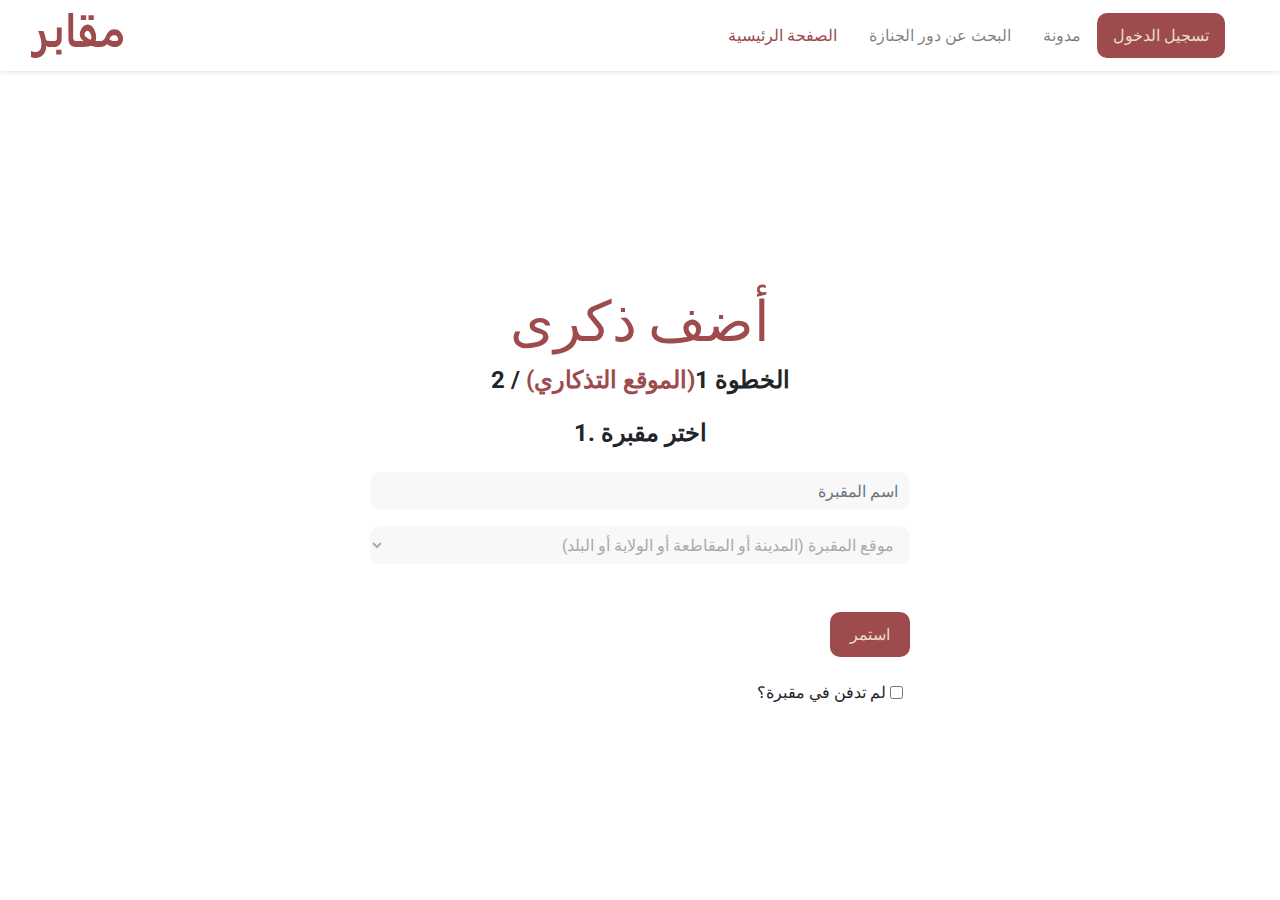
<file: addMemorial.html>
<!DOCTYPE html>
<html lang="en">
<head>
    <meta charset="utf-8">
    <meta http-equiv="X-UA-Compatible" content="IE=edge">
    <meta name="viewport" content="width=device-width, initial-scale=1">
    <title>add Memorial</title>
    <link rel="stylesheet" href="https://cdnjs.cloudflare.com/ajax/libs/font-awesome/5.15.1/css/all.min.css"
          integrity="sha512-+4zCK9k+qNFUR5X+cKL9EIR+ZOhtIloNl9GIKS57V1MyNsYpYcUrUeQc9vNfzsWfV28IaLL3i96P9sdNyeRssA==" crossorigin="anonymous" />
    <link rel="preconnect" href="https://fonts.gstatic.com">
    <link href="https://fonts.googleapis.com/css2?family=Roboto:wght@100;300;400;500;700;900&display=swap" rel="stylesheet">
    <link rel="stylesheet" href="css/owl-carousel-min.css">
    <link rel="stylesheet" href="css/owl.theme.default.min.css">
    <link rel="stylesheet" href="css/bootstrap/bootstrap.min.css">
    <link rel="stylesheet" href="css/style.css">
    <link rel="stylesheet" href="css/responsive.css">
</head>
<body>
<header class="header-bg">
    <div class="container container-1360">
        <nav class="navbar navbar-expand-lg navbar-light ">
            <a class="navbar-brand mr-2 mr-xl-5 header-logo" href="index.html" >
                <img src="images/logo.svg" alt="">
            </a>
            <button class="navbar-toggler" type="button" data-toggle="collapse" data-target="#navbarSupportedContent" aria-controls="navbarSupportedContent" aria-expanded="false" aria-label="Toggle navigation">
                <span class="navbar-toggler-icon"></span>
            </button>

            <div class="collapse navbar-collapse" id="navbarSupportedContent">
                <div class="d-flex ml-auto">
                    <ul class="navbar-nav mr-auto">
                        <li class="nav-item mx-2 active">
                            <a class="nav-link" href="index.html">الصفحة الرئيسية <span class="sr-only">(current)</span></a>
                        </li>
                        <li class="nav-item mx-2">
                            <a class="nav-link" href="findFuneralHome.html">البحث عن دور الجنازة</a>
                        </li>
                        <li class="nav-item mx-2">
                            <a class="nav-link" href="blog.html">مدونة</a>
                        </li>
                    </ul>
                    <ul class="navbar-nav align-items-lg-center pl-2 pl-lg-0 flex-wrap">
                        <li class="nav-item mr-2 mr-xl-4">
                            <a href="login.html" class="open-login btn-red" type="button">تسجيل الدخول</a>
                        </li>
                    </ul>
                </div>
            </div>
        </nav>
    </div>
</header>
<main class="d-flex justify-content-center align-items-center" style="min-height: calc(100vh - 71px);">
    <div class="container mt-5">
        <form action="#" class="log-reg-form">
            <div class="step ">
                <div class="row">
                    <div class="col-12 offset-md-3 col-md-6 text-right">
                        <h3 class="title-h3 text-center">أضف ذكرى</h3>
                        <div class="fs-24-rob text-center mb-4">الخطوة 1<span class="color-red">(الموقع التذكاري)</span> / 2</div>
                        <div class="text-center fs-24-rob my-4">1. اختر مقبرة</div>
                        <div class="form-group">
                            <input type="text" class="form-control" id="name" aria-describedby="name" placeholder="اسم المقبرة">
                        </div>
                        <div class="form-group">
                            <select dir="rtl" class="form-control" id="Select1">
                                <option selected disabled>موقع المقبرة (المدينة أو المقاطعة أو الولاية أو البلد)</option>
                                <option>1</option>
                                <option>2</option>
                                <option>3</option>
                                <option>4</option>
                                <option>5</option>
                            </select>
                        </div>
                        <button class="btn-red ml-auto mt-5 go-step2">استمر</button>
                        <div class="text-right mt-4">
                            <div class="form-group form-check">
                                <label class="form-check-label pr-4" for="exampleCheck1">لم تدفن في مقبرة؟</label>
                                <input type="checkbox" class="form-check-input" id="exampleCheck1">
                            </div>
                        </div>
                    </div>
                </div>
            </div>
            <div class="step d-none">
                <h3 class="title-h3 text-center">أضف ذكرى</h3>
                <div class="fs-24-rob text-center mb-4">الخطوة 1 (الموقع التذكاري) / <span class="color-red">2</span></div>
                <div class="text-center fs-24-rob my-4">2. أدخل تفاصيل الذكرى</div>
                <div class="row mb-4">
                    <div class="offset-2 col-4">
                        <div class="form-group">
                            <input type="text" class="form-control" id="MiddleName" aria-describedby="name" placeholder="الاسم قبل الزواج">
                        </div>
                        <div class="form-group">
                            <input type="text" class="form-control" id="MaidenName" aria-describedby="name" placeholder="الاسم الوسطى">
                        </div>
                    </div>
                    <div class="col-4">
                        <div class="form-group">
                            <input type="text" class="form-control" id="FirstName" aria-describedby="name" placeholder="الاسم الاول">
                        </div>
                        <div class="form-group">
                            <input type="text" class="form-control" id="Nickname" aria-describedby="name" placeholder="كنية">
                        </div>
                        <div class="form-group">
                            <input type="text" class="form-control" id="LastName" aria-describedby="name" placeholder="الكنية">
                        </div>
                    </div>
                </div>
                <div class="row mb-4">
                    <div class="offset-2 col-8">
                        <div class="d-flex align-items-center mb-3" dir="rtl">
                            <div class="col-1">  جنس</div>
                            <div class="form-check" style="margin-right: 40px">
                                <input class="" type="radio" name="exampleRadios" id="exampleRadios1" value="option1" checked>
                                <label class="form-check-label" for="exampleRadios1">
                                    الذكر
                                </label>
                            </div>
                            <div class="form-check" style="margin-right: 40px">
                                <input class="" type="radio" name="exampleRadios" id="exampleRadios2" value="option2">
                                <label class="form-check-label" for="exampleRadios2">
                                    أنثى
                                </label>
                            </div>
                        </div>
                        <div class="d-flex align-items-center mb-3" dir="rtl">
                            <div class="col-1">ولادة</div>
                            <div class="form-group">
                                <div class="date-picker form-inline">
                                    <input type="date" class="date-picker--date d-none" min="1900-12-31" max="2017-12-31" />
                                    <div class="form-group">
                                        <input id="Birth-day" class="date-picker--day date-input" type="number" min="1" max="31" placeholder="يوم" maxlength="2" />
                                    </div>
                                    <div class="form-group">
                                        <input id="Birth-month" class="date-picker--month date-input" type="number" min="1" max="12" placeholder="شهر" maxlength="2" />
                                    </div>
                                    <div class="form-group">
                                        <input id="Birth-year" class="date-picker--year date-input" type="number" placeholder="سنة" maxlength="4" />
                                    </div>
                                    <div class="form-group">
                                        <input id="Birth-location" class="date-input w-200" type="text" placeholder="الموقع" />
                                    </div>
                                </div>
                            </div>
                        </div>
                        <div class="d-flex align-items-center mb-3" dir="rtl">
                            <div class="col-1">الموت</div>
                            <div class="form-group">
                                <div class="date-picker form-inline">
                                    <input type="date" class="date-picker--date d-none" min="1900-12-31" max="2017-12-31" />
                                    <div class="form-group">
                                        <input id="Death-day" class="date-picker--day date-input" type="number" min="1" max="31" placeholder="يوم" maxlength="2" />
                                    </div>
                                    <div class="form-group">
                                        <input id="Death-month" class="date-picker--month date-input" type="number" min="1" max="12" placeholder="شهر" maxlength="2" />
                                    </div>
                                    <div class="form-group">
                                        <input id="Death-year" class="date-picker--year date-input" type="number" placeholder="سنة" maxlength="4" />
                                    </div>
                                    <div class="form-group">
                                        <input id="Death-location" class="date-input w-200" type="text" placeholder="الموقع" />
                                    </div>
                                </div>
                            </div>
                        </div>
                    </div>
                </div>
                <div class="row mb-4">
                    <div class="offset-2 col-8">
                        <textarea name="textarea"  style="resize: none"  class="form-control text-right" rows="6" placeholder="المعلومات الحيوية"></textarea>
                    </div>
                </div>
                <div class="row mb-4">
                    <div class="offset-2 col-8">
                        <h4 class="text-right fs-16-rob">معلومات الدفن</h4>
                        <div class="form-group">
                            <input type="text"  class="form-control" placeholder="عدد مؤامرة">
                        </div>
                        <div class="form-group d-flex" dir="rtl">
                            <input type="text"  class="form-control ml-4" placeholder="تنسيق الدفن (خط العرض)">
                            <input type="text"  class="form-control ml-4" placeholder="تنسيق الدفن (خط العرض)">
                            <button type="button" class="btn-red ml-4 w-50">دبوس على الخريطة</button>
                        </div>
                        <div class="form-group">
                            <textarea name="text"  style="resize: none"  class="form-control text-right"  rows="4" placeholder="أدخل النقش هنا. قم فقط بتضمين ما هو على علامة القبر. (اختياري)"></textarea>
                        </div>
                        <div class="form-group">
                            <textarea name="text"  style="resize: none"  class="form-control text-right"  rows="4" placeholder="ملاحظة قصيرة عن حالة القبر. (اختياري)"></textarea>
                        </div>
                        <button class="btn-red my-3 ml-auto">أضف النصب التذكاري</button>
                    </div>
                </div>
            </div>
        </form>
    </div>
</main>

<script src="https://ajax.googleapis.com/ajax/libs/jquery/1.12.4/jquery.min.js"></script>
<script src="js/jquery.js"></script>
<script src="js/bootstrap/bootstrap.min.js"></script>
<script src="js/owl.carousel.min.js"></script>
<script src="js/script.js"></script>
<script>
    $('.go-step2').click(function () {
        $(".step").toggleClass("d-none");
    })
    $( document ).ready(function() {
        $('.date-picker').on('keydown', 'input[type="number"]', function (e) {
            -1 !== $.inArray(e.keyCode, [46, 8, 9, 27, 13, 110, 190]) || (/65|67|86|88/.test(e.keyCode) && (e.ctrlKey === true || e.metaKey === true)) && (!0 === e.ctrlKey || !0 === e.metaKey) || 35 <= e.keyCode && 40 >= e.keyCode || (e.shiftKey || 48 > e.keyCode || 57 < e.keyCode) && (96 > e.keyCode || 105 < e.keyCode) && e.preventDefault()
        });
        $('.date-picker').on('change', function () {
            var currentInput = $(this);
            var day = currentInput.find('.date-picker--day').val();
            var month = currentInput.find('.date-picker--month').val();
            var year = currentInput.find('.date-picker--year').val();
            var invisibleDateInput = currentInput.find('.date-picker--date');
            var invisibleDateInputMin = invisibleDateInput.attr('min');
            var invisibleDateInputMax = invisibleDateInput.attr('max');

            // correct format for date input
            if (month.length < 2) {
                month = "0" + month
            };
            if (day.length < 2) {
                day = "0" + day;
            }

            ////Needed if no min or max
            switch (year.length) {
                case 1:
                    year = "000" + year;
                    break;
                case 2:
                    year = "00" + year;
                    break;
                case 3:
                    year = "0" + year;
                    break;
            }

            var theDate = year + "-" + month + "-" + day;

            invisibleDateInput.attr('value', theDate);

            if (invisibleDateInput.attr('value') !== theDate) {
                if (!day.length === 0 && !month.length === 0 && !year.length === 0) {
                    currentInput.closest('.form-group').addClass('error');
                }
                currentInput.closest('.form-group').addClass('error');
            }
            else {
                currentInput.closest('.form-group').removeClass('error');
                if (typeof invisibleDateInputMin !== typeof undefined && invisibleDateInputMin !== false) {
                    if (invisibleDateInputMin > theDate) {
                        currentInput.closest('.form-group').addClass('error');
                    }
                }

                if (typeof invisibleDateInputMax !== typeof undefined && invisibleDateInputMax !== false) {
                    if (invisibleDateInputMax < theDate) {
                        currentInput.closest('.form-group').addClass('error');
                    }
                }
            }
        });
    });
</script>
</body>
</html>
</file>
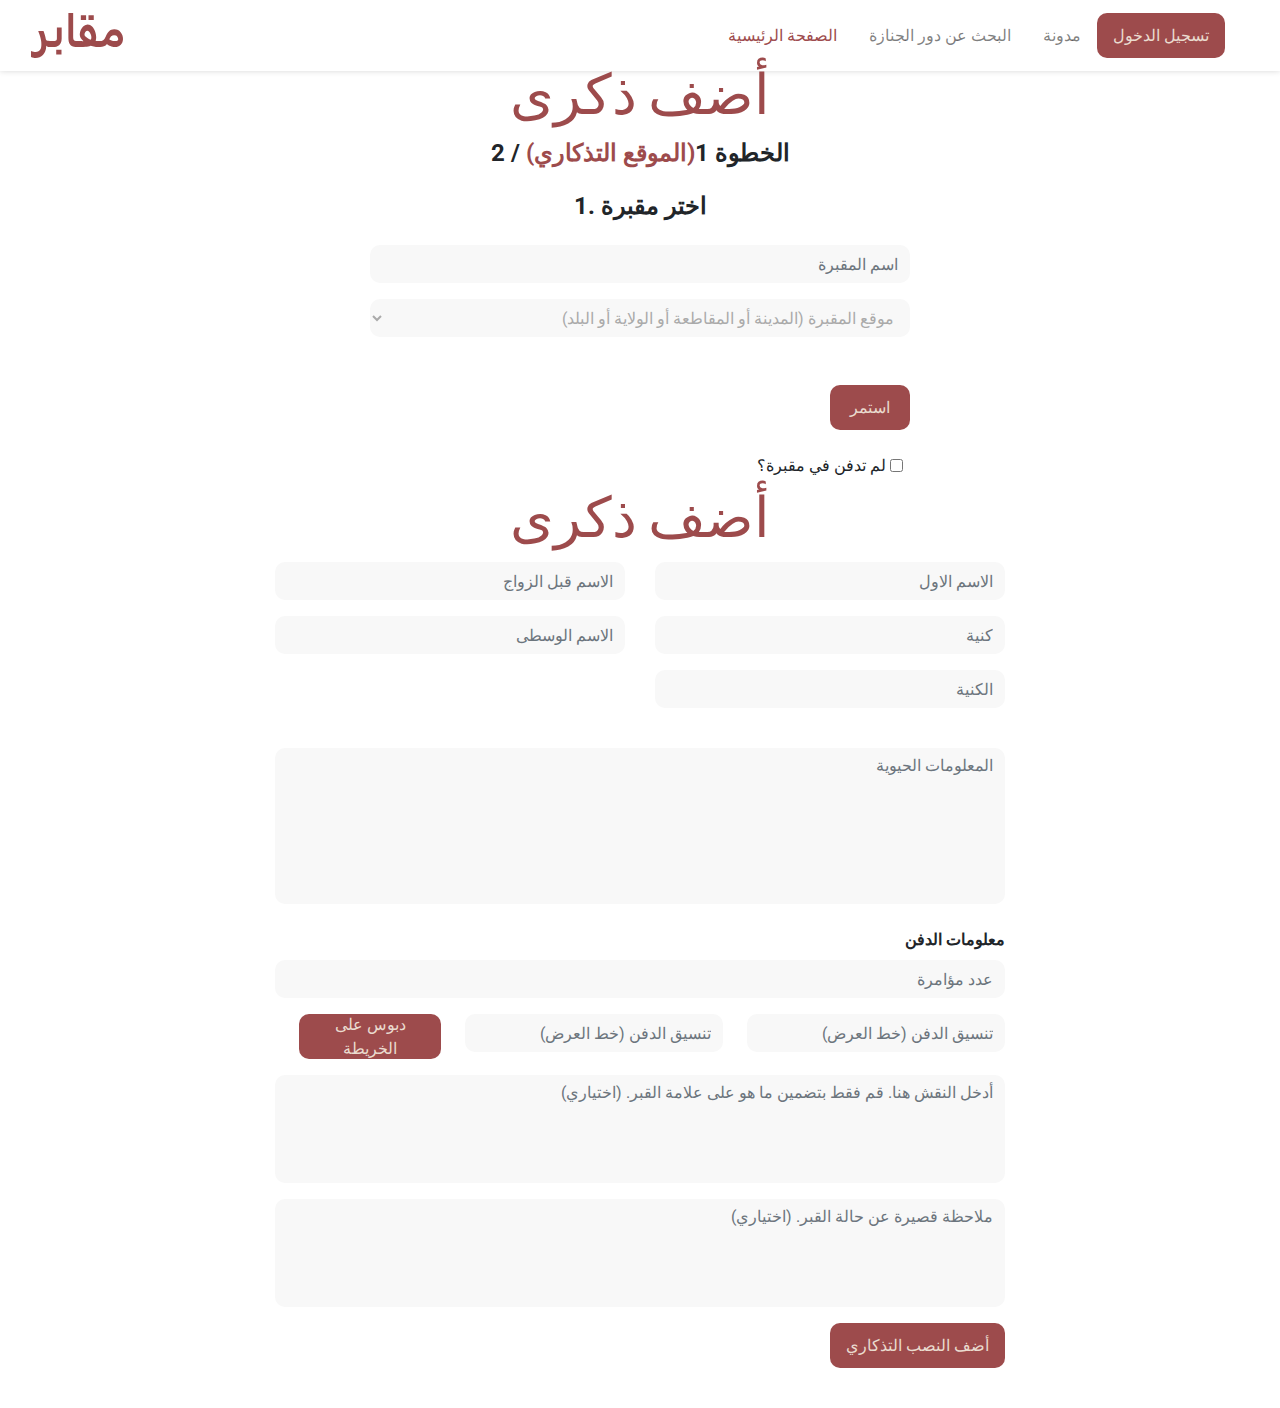
<file: addNewCametery.html>
<!DOCTYPE html>
<html lang="en">
<head>
    <meta charset="utf-8">
    <meta http-equiv="X-UA-Compatible" content="IE=edge">
    <meta name="viewport" content="width=device-width, initial-scale=1">
    <title>Add New Cemetery</title>
    <link rel="stylesheet" href="https://cdnjs.cloudflare.com/ajax/libs/font-awesome/5.15.1/css/all.min.css"
          integrity="sha512-+4zCK9k+qNFUR5X+cKL9EIR+ZOhtIloNl9GIKS57V1MyNsYpYcUrUeQc9vNfzsWfV28IaLL3i96P9sdNyeRssA==" crossorigin="anonymous" />
    <link rel="preconnect" href="https://fonts.gstatic.com">
    <link href="https://fonts.googleapis.com/css2?family=Roboto:wght@100;300;400;500;700;900&display=swap" rel="stylesheet">
    <link rel="stylesheet" href="css/owl-carousel-min.css">
    <link rel="stylesheet" href="css/owl.theme.default.min.css">
    <link rel="stylesheet" href="css/bootstrap/bootstrap.min.css">
    <link rel="stylesheet" href="css/style.css">
    <link rel="stylesheet" href="css/responsive.css">
</head>
<body>
<header class="header-bg">
    <div class="container container-1360">
        <nav class="navbar navbar-expand-lg navbar-light ">
            <a class="navbar-brand mr-2 mr-xl-5 header-logo" href="index.html" >
                <img src="images/logo.svg" alt="">
            </a>
            <button class="navbar-toggler" type="button" data-toggle="collapse" data-target="#navbarSupportedContent" aria-controls="navbarSupportedContent" aria-expanded="false" aria-label="Toggle navigation">
                <span class="navbar-toggler-icon"></span>
            </button>

            <div class="collapse navbar-collapse" id="navbarSupportedContent">
                <div class="d-flex ml-auto">
                    <ul class="navbar-nav mr-auto">
                        <li class="nav-item mx-2 active">
                            <a class="nav-link" href="index.html">الصفحة الرئيسية <span class="sr-only">(current)</span></a>
                        </li>
                        <li class="nav-item mx-2">
                            <a class="nav-link" href="findFuneralHome.html">البحث عن دور الجنازة</a>
                        </li>
                        <li class="nav-item mx-2">
                            <a class="nav-link" href="blog.html">مدونة</a>
                        </li>
                    </ul>
                    <ul class="navbar-nav align-items-lg-center pl-2 pl-lg-0 flex-wrap">
                        <li class="nav-item mr-2 mr-xl-4">
                            <a href="login.html" class="open-login btn-red" type="button">تسجيل الدخول</a>
                        </li>
                    </ul>
                </div>
            </div>
        </nav>
    </div>
</header>
<main class="d-flex justify-content-center align-items-center" style="min-height: calc(100vh - 71px);">
    <div class="container">
        <form action="#" class="log-reg-form">
            <div class="row">
                <div class="col-12 offset-md-3 col-md-6 text-right">
                    <h3 class="title-h3 text-center">أضف ذكرى</h3>
                    <div class="fs-24-rob text-center mb-4">الخطوة 1<span class="color-red">(الموقع التذكاري)</span> / 2</div>
                    <div class="text-center fs-24-rob my-4">1. اختر مقبرة</div>
                    <div class="form-group">
                        <input type="text" class="form-control" id="name" aria-describedby="name" placeholder="اسم المقبرة">
                    </div>
                    <div class="form-group">
                        <select dir="rtl" class="form-control" id="Select1">
                            <option selected disabled>موقع المقبرة (المدينة أو المقاطعة أو الولاية أو البلد)</option>
                            <option>1</option>
                            <option>2</option>
                            <option>3</option>
                            <option>4</option>
                            <option>5</option>
                        </select>
                    </div>
                    <button class="btn-red ml-auto mt-5 go-step2">استمر</button>
                    <div class="text-right mt-4">
                        <div class="form-group form-check">
                            <label class="form-check-label pr-4" for="exampleCheck1">لم تدفن في مقبرة؟</label>
                            <input type="checkbox" class="form-check-input" id="exampleCheck1">
                        </div>
                    </div>
                </div>
            </div>
            <h3 class="title-h3 text-center">أضف ذكرى</h3>
            <div class="row mb-4">
                <div class="offset-2 col-4">
                    <div class="form-group">
                        <input type="text" class="form-control" id="MiddleName" aria-describedby="name" placeholder="الاسم قبل الزواج">
                    </div>
                    <div class="form-group">
                        <input type="text" class="form-control" id="MaidenName" aria-describedby="name" placeholder="الاسم الوسطى">
                    </div>
                </div>
                <div class="col-4">
                    <div class="form-group">
                        <input type="text" class="form-control" id="FirstName" aria-describedby="name" placeholder="الاسم الاول">
                    </div>
                    <div class="form-group">
                        <input type="text" class="form-control" id="Nickname" aria-describedby="name" placeholder="كنية">
                    </div>
                    <div class="form-group">
                        <input type="text" class="form-control" id="LastName" aria-describedby="name" placeholder="الكنية">
                    </div>
                </div>
            </div>
            <div class="row mb-4">
                <div class="offset-2 col-8">
                    <textarea name="textarea"  style="resize: none"  class="form-control text-right" rows="6" placeholder="المعلومات الحيوية"></textarea>
                </div>
            </div>
            <div class="row mb-4">
                <div class="offset-2 col-8">
                    <h4 class="text-right fs-16-rob">معلومات الدفن</h4>
                    <div class="form-group">
                        <input type="text"  class="form-control" placeholder="عدد مؤامرة">
                    </div>
                    <div class="form-group d-flex" dir="rtl">
                        <input type="text"  class="form-control ml-4" placeholder="تنسيق الدفن (خط العرض)">
                        <input type="text"  class="form-control ml-4" placeholder="تنسيق الدفن (خط العرض)">
                        <button type="button" class="btn-red ml-4 w-50">دبوس على الخريطة</button>
                    </div>
                    <div class="form-group">
                        <textarea name="text"  style="resize: none"  class="form-control text-right"  rows="4" placeholder="أدخل النقش هنا. قم فقط بتضمين ما هو على علامة القبر. (اختياري)"></textarea>
                    </div>
                    <div class="form-group">
                        <textarea name="text"  style="resize: none"  class="form-control text-right"  rows="4" placeholder="ملاحظة قصيرة عن حالة القبر. (اختياري)"></textarea>
                    </div>
                    <button class="btn-red my-3 ml-auto">أضف النصب التذكاري</button>
                </div>
            </div>
        </form>
    </div>
</main>

<script src="https://ajax.googleapis.com/ajax/libs/jquery/1.12.4/jquery.min.js"></script>
<script src="js/jquery.js"></script>
<script src="js/bootstrap/bootstrap.min.js"></script>
<script src="js/owl.carousel.min.js"></script>
<script src="js/script.js"></script>
</body>
</html>
</file>
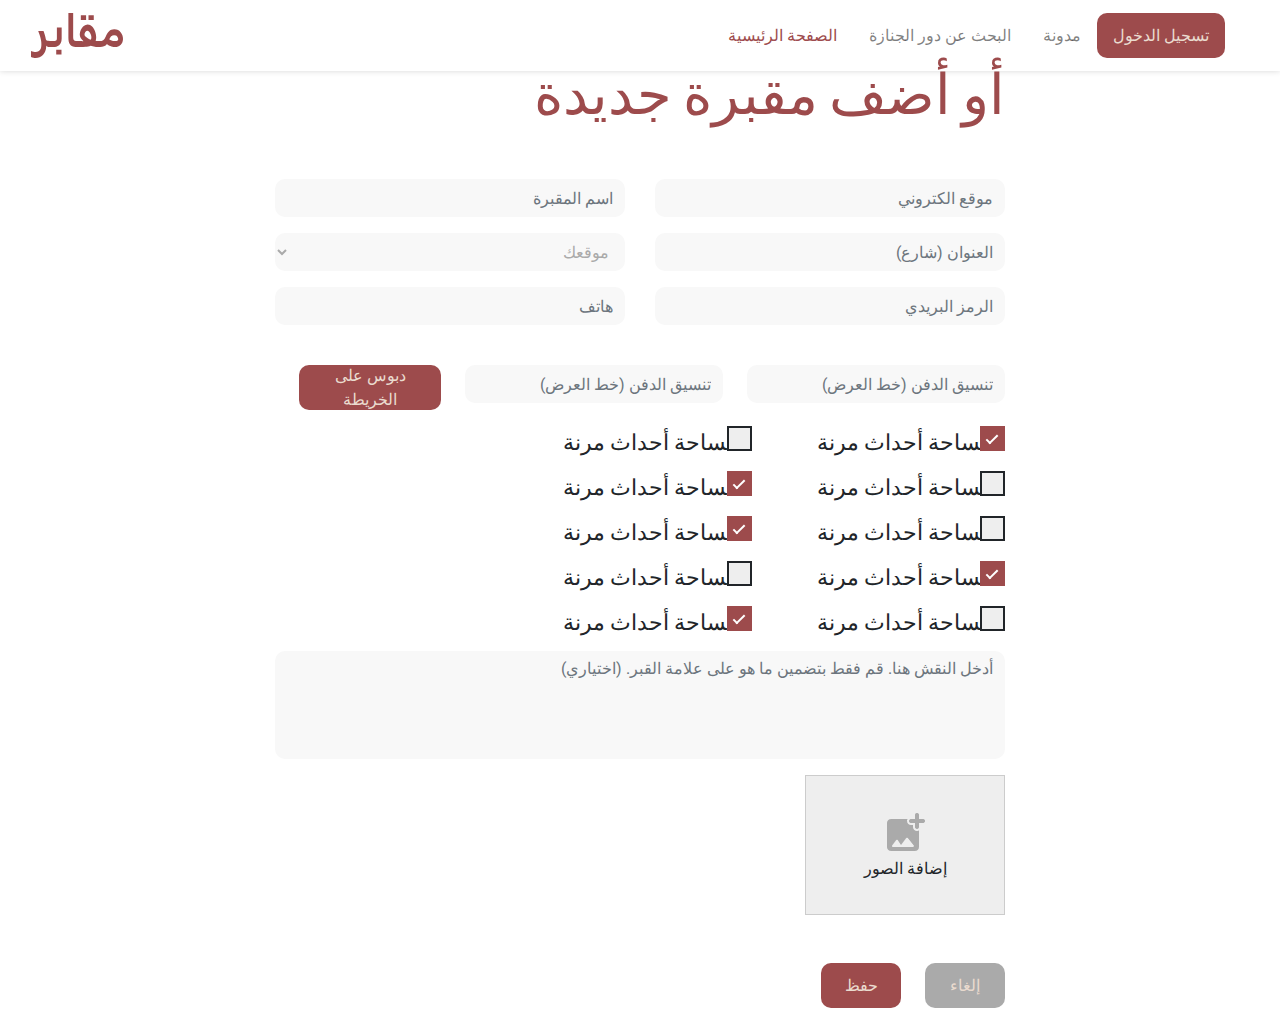
<file: addNewFuneralHome.html>
<!DOCTYPE html>
<html lang="en">
<head>
    <meta charset="utf-8">
    <meta http-equiv="X-UA-Compatible" content="IE=edge">
    <meta name="viewport" content="width=device-width, initial-scale=1">
    <title>Add New Funeral Home</title>
    <link rel="stylesheet" href="https://cdnjs.cloudflare.com/ajax/libs/font-awesome/5.15.1/css/all.min.css"
          integrity="sha512-+4zCK9k+qNFUR5X+cKL9EIR+ZOhtIloNl9GIKS57V1MyNsYpYcUrUeQc9vNfzsWfV28IaLL3i96P9sdNyeRssA==" crossorigin="anonymous" />
    <link rel="preconnect" href="https://fonts.gstatic.com">
    <link href="https://fonts.googleapis.com/css2?family=Roboto:wght@100;300;400;500;700;900&display=swap" rel="stylesheet">
    <link rel="stylesheet" href="css/owl-carousel-min.css">
    <link rel="stylesheet" href="css/owl.theme.default.min.css">
    <link rel="stylesheet" href="css/bootstrap/bootstrap.min.css">
    <link rel="stylesheet" href="css/style.css">
    <link rel="stylesheet" href="css/responsive.css">
</head>
<body>
<header class="header-bg">
    <div class="container container-1360">
        <nav class="navbar navbar-expand-lg navbar-light ">
            <a class="navbar-brand mr-2 mr-xl-5 header-logo" href="index.html" >
                <img src="images/logo.svg" alt="">
            </a>
            <button class="navbar-toggler" type="button" data-toggle="collapse" data-target="#navbarSupportedContent" aria-controls="navbarSupportedContent" aria-expanded="false" aria-label="Toggle navigation">
                <span class="navbar-toggler-icon"></span>
            </button>

            <div class="collapse navbar-collapse" id="navbarSupportedContent">
                <div class="d-flex ml-auto">
                    <ul class="navbar-nav mr-auto">
                        <li class="nav-item mx-2 active">
                            <a class="nav-link" href="index.html">الصفحة الرئيسية <span class="sr-only">(current)</span></a>
                        </li>
                        <li class="nav-item mx-2">
                            <a class="nav-link" href="findFuneralHome.html">البحث عن دور الجنازة</a>
                        </li>
                        <li class="nav-item mx-2">
                            <a class="nav-link" href="blog.html">مدونة</a>
                        </li>
                    </ul>
                    <ul class="navbar-nav align-items-lg-center pl-2 pl-lg-0 flex-wrap">
                        <li class="nav-item mr-2 mr-xl-4">
                            <a href="login.html" class="open-login btn-red" type="button">تسجيل الدخول</a>
                        </li>
                    </ul>
                </div>
            </div>
        </nav>
    </div>
</header>
<main class="d-flex justify-content-center align-items-center" style="min-height: calc(100vh - 71px);">
    <div class="container add-new-fun-home-page">
        <form action="#" class="log-reg-form">
            <div class="row mb-4">
                <h3 class="title-h3 text-right col-10 mb-5">أو أضف مقبرة جديدة</h3>
                <div class="offset-2 col-4">
                    <div class="form-group">
                        <input type="text" class="form-control" id="MiddleName" aria-describedby="name" placeholder="اسم المقبرة">
                    </div>
                    <div class="form-group">
                        <select dir="rtl" class="form-control" id="Select1">
                            <option selected disabled>موقعك</option>
                            <option>1</option>
                            <option>2</option>
                            <option>3</option>
                            <option>4</option>
                            <option>5</option>
                        </select>
                    </div>
                    <div class="form-group">
                        <input type="text" class="form-control" id="name" aria-describedby="name" placeholder="هاتف">
                    </div>
                </div>
                <div class="col-4">
                    <div class="form-group">
                        <input type="text" class="form-control" id="FirstName" aria-describedby="name" placeholder="موقع الكتروني">
                    </div>
                    <div class="form-group">
                        <input type="text" class="form-control" id="Nickname" aria-describedby="name" placeholder="العنوان (شارع)">
                    </div>
                    <div class="form-group">
                        <input type="text" class="form-control" id="LastName" aria-describedby="name" placeholder="الرمز البريدي">
                    </div>
                </div>
            </div>
            <div class="row mb-4">
                <div class="offset-2 col-8">
                    <div class="form-group d-flex" dir="rtl">
                        <input type="text"  class="form-control ml-4" placeholder="تنسيق الدفن (خط العرض)">
                        <input type="text"  class="form-control ml-4" placeholder="تنسيق الدفن (خط العرض)">
                        <button type="button" class="btn-red ml-4 w-50">دبوس على الخريطة</button>
                    </div>
                    <div class="row flex-row-reverse">
                        <div class="col-4">
                            <label class="container-checkbox">مساحة أحداث مرنة
                                <input type="checkbox" checked="checked">
                                <span class="checkmark"></span>
                            </label>
                            <label class="container-checkbox">مساحة أحداث مرنة
                                <input type="checkbox">
                                <span class="checkmark"></span>
                            </label>
                            <label class="container-checkbox">مساحة أحداث مرنة
                                <input type="checkbox">
                                <span class="checkmark"></span>
                            </label>
                            <label class="container-checkbox">مساحة أحداث مرنة
                                <input type="checkbox" checked="checked">
                                <span class="checkmark"></span>
                            </label>
                            <label class="container-checkbox">مساحة أحداث مرنة
                                <input type="checkbox">
                                <span class="checkmark"></span>
                            </label>
                        </div>
                        <div class="col-4">
                            <label class="container-checkbox">مساحة أحداث مرنة
                                <input type="checkbox">
                                <span class="checkmark"></span>
                            </label>
                            <label class="container-checkbox">مساحة أحداث مرنة
                                <input type="checkbox" checked="checked">
                                <span class="checkmark"></span>
                            </label>
                            <label class="container-checkbox">مساحة أحداث مرنة
                                <input type="checkbox" checked="checked">
                                <span class="checkmark"></span>
                            </label>
                            <label class="container-checkbox">مساحة أحداث مرنة
                                <input type="checkbox">
                                <span class="checkmark"></span>
                            </label>
                            <label class="container-checkbox">مساحة أحداث مرنة
                                <input type="checkbox" checked="checked">
                                <span class="checkmark"></span>
                            </label>
                        </div>
                    </div>
                    <div class="form-group">
                        <textarea name="text"  style="resize: none"  class="form-control text-right"  rows="4" placeholder="أدخل النقش هنا. قم فقط بتضمين ما هو على علامة القبر. (اختياري)"></textarea>
                    </div>
                    <div class="d-flex flex-row-reverse mb-5">
                        <div class="ml-3 img-area">
                            <div class="avatar-upload d-flex flex-row-reverse">
                                <div class="avatar-edit ml-4">
                                    <input type='file' id="imageUpload" accept=".png, .jpg, .jpeg" />
                                    <label for="imageUpload" class="d-flex flex-column justify-content-center align-items-center">
                                        <img src="images/add_photo_alternate-24px@2x.png" alt="">  <span>إضافة الصور</span>
                                    </label>
                                </div>
                                <div class="avatar-preview">
                                    <div id="imagePreview">
                                    </div>
                                </div>
                            </div>
                        </div>
                    </div>
                    <div class="d-flex justify-content-end align-items-center mt-5">
                        <button class="btn-red mr-4">حفظ</button>
                        <button class="btn-gray">إلغاء</button>
                    </div>
                </div>
            </div>
        </form>
    </div>
</main>

<script src="https://ajax.googleapis.com/ajax/libs/jquery/1.12.4/jquery.min.js"></script>
<script src="js/jquery.js"></script>
<script src="js/bootstrap/bootstrap.min.js"></script>
<script src="js/owl.carousel.min.js"></script>
<script src="js/script.js"></script>
<script>

</script>
</body>
</html>
</file>
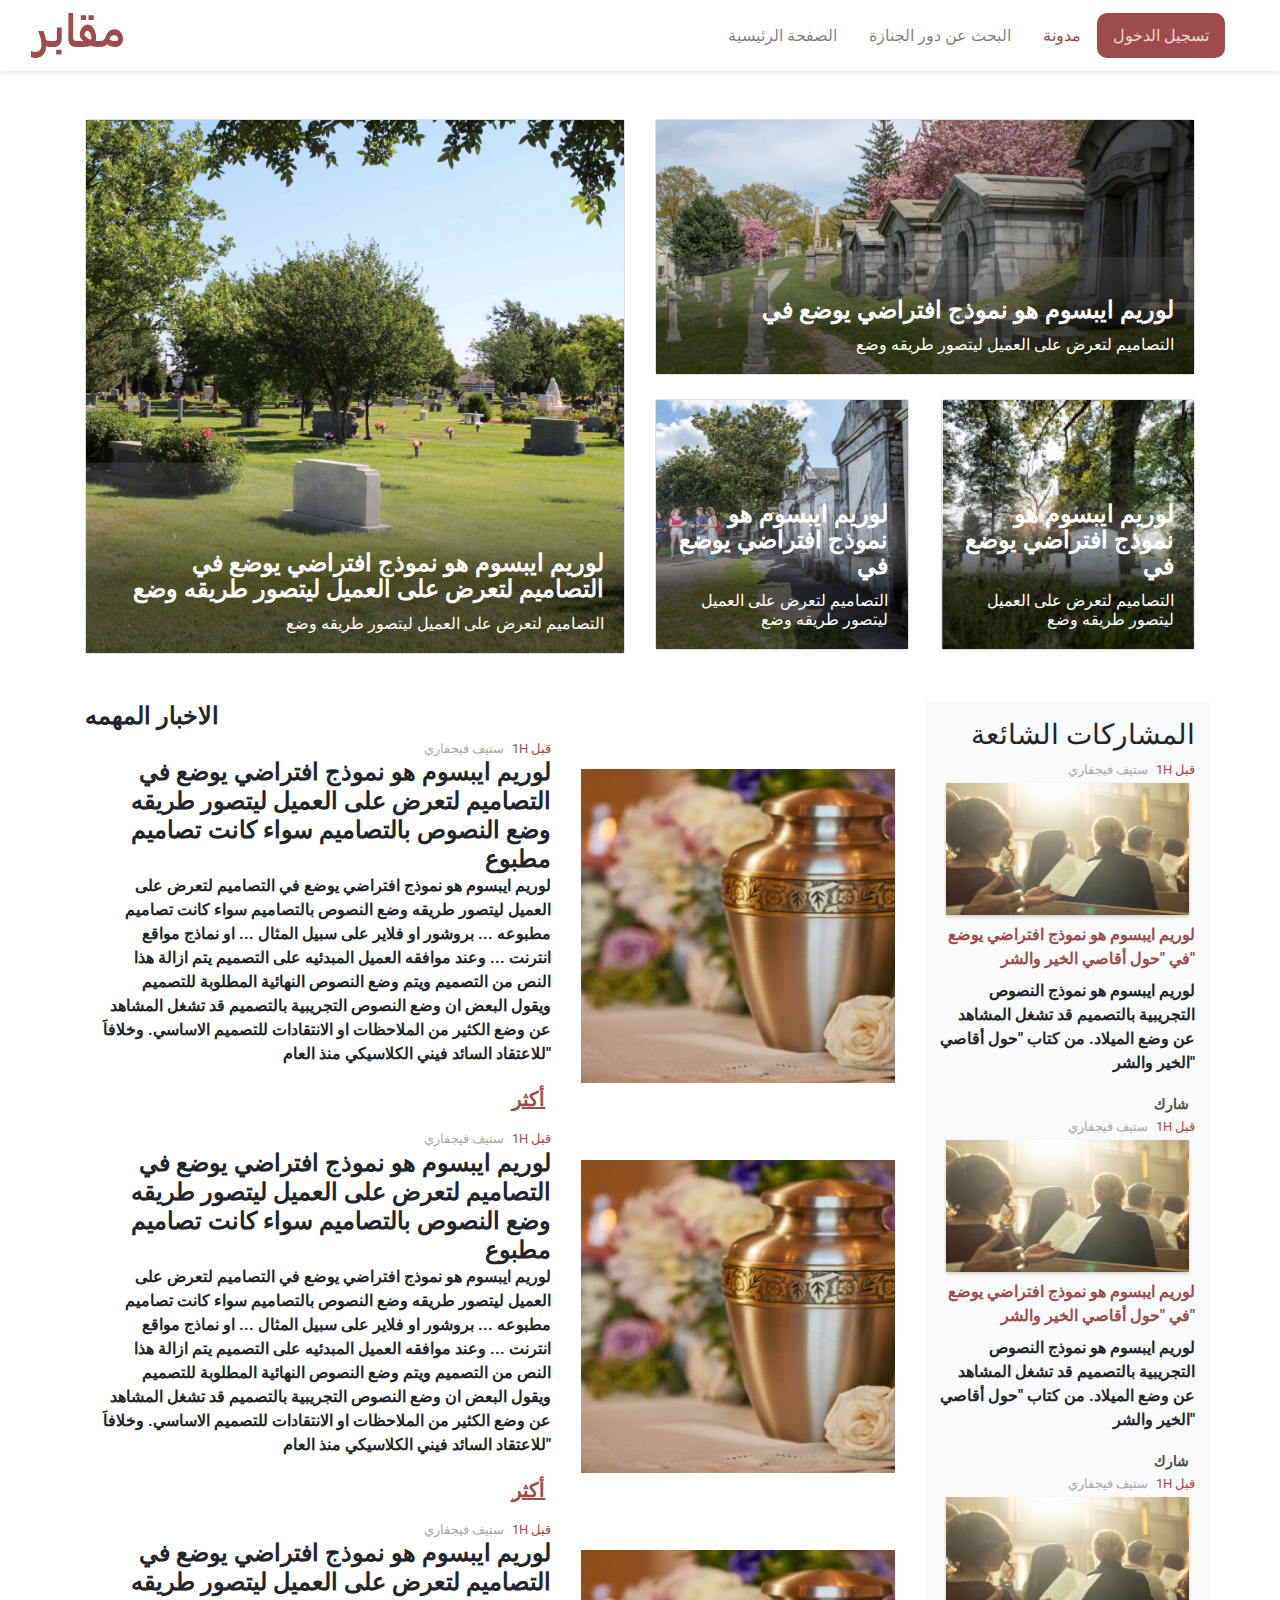
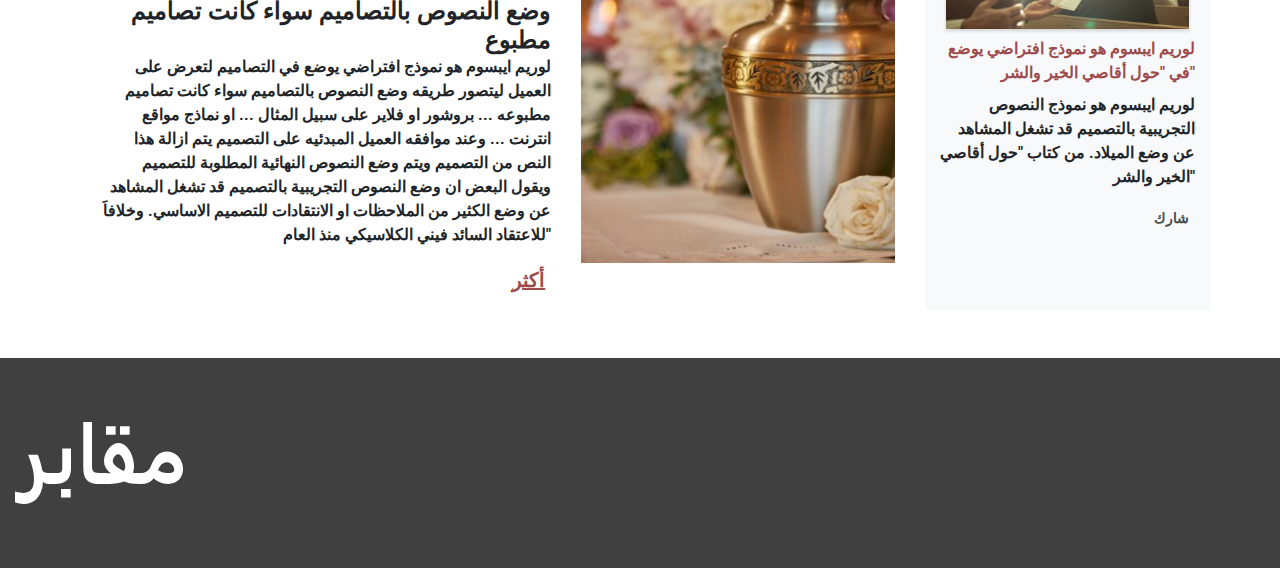
<file: blog.html>
<!DOCTYPE html>
<html lang="en">
<head>
    <meta charset="utf-8">
    <meta http-equiv="X-UA-Compatible" content="IE=edge">
    <meta name="viewport" content="width=device-width, initial-scale=1">
    <title>blog</title>
    <link rel="stylesheet" href="https://cdnjs.cloudflare.com/ajax/libs/font-awesome/5.15.1/css/all.min.css"
          integrity="sha512-+4zCK9k+qNFUR5X+cKL9EIR+ZOhtIloNl9GIKS57V1MyNsYpYcUrUeQc9vNfzsWfV28IaLL3i96P9sdNyeRssA==" crossorigin="anonymous" />
    <link rel="preconnect" href="https://fonts.gstatic.com">
    <link href="https://fonts.googleapis.com/css2?family=Roboto:wght@100;300;400;500;700;900&display=swap" rel="stylesheet">
    <link rel="stylesheet" href="css/owl-carousel-min.css">
    <link rel="stylesheet" href="css/owl.theme.default.min.css">
    <link rel="stylesheet" href="css/bootstrap/bootstrap.min.css">
    <link rel="stylesheet" href="css/style.css">
    <link rel="stylesheet" href="css/responsive.css">
</head>
<body>
<header class="header-bg">
    <div class="container container-1360">
        <nav class="navbar navbar-expand-lg navbar-light ">
            <a class="navbar-brand mr-2 mr-xl-5 header-logo" href="index.html" >
                <img src="images/logo.svg" alt="">
            </a>
            <button class="navbar-toggler" type="button" data-toggle="collapse" data-target="#navbarSupportedContent" aria-controls="navbarSupportedContent" aria-expanded="false" aria-label="Toggle navigation">
                <span class="navbar-toggler-icon"></span>
            </button>

            <div class="collapse navbar-collapse" id="navbarSupportedContent">
                <div class="d-flex ml-auto">
                    <ul class="navbar-nav mr-auto">
                        <li class="nav-item mx-2 ">
                            <a class="nav-link" href="index.html">الصفحة الرئيسية </a>
                        </li>
                        <li class="nav-item mx-2">
                            <a class="nav-link" href="findFuneralHome.html">البحث عن دور الجنازة</a>
                        </li>
                        <li class="nav-item mx-2 active">
                            <a class="nav-link" href="blog.html">  مدونة <span class="sr-only">(current)</span></a>
                        </li>
                    </ul>
                    <ul class="navbar-nav align-items-lg-center pl-2 pl-lg-0 flex-wrap">
                        <li class="nav-item mr-2 mr-xl-4">
                            <a href="login.html" class="open-login btn-red" type="button">تسجيل الدخول</a>
                        </li>
                    </ul>
                </div>
            </div>
        </nav>
    </div>
</header>
<main>
    <div class="blog-content py-5">
        <div class="container">
            <div class="row">
                <div class="col-12 col-md-6">
                    <div class="card text-white">
                        <img src="images/Group%201244@2x.png" alt="" class="w-100">
                        <div class="card-img-overlay">
                            <h5 class="card-title">لوريم ايبسوم هو نموذج افتراضي يوضع في التصاميم لتعرض على العميل ليتصور طريقه وضع</h5>
                            <p class="card-text"> التصاميم لتعرض على العميل ليتصور طريقه وضع</p>
                        </div>
                    </div>
                </div>
                <div class="col-12 col-md-6">
                    <div class="card  text-white">
                        <img src="images/Group%201259@2x.png" alt="" class="w-100">
                        <div class="card-img-overlay">
                            <h5 class="card-title">لوريم ايبسوم هو نموذج افتراضي يوضع في</h5>
                            <p class="card-text"> التصاميم لتعرض على العميل ليتصور طريقه وضع</p>
                        </div>
                    </div>

                    <div class="d-flex mt-4">
                        <div class="card  text-white  pl-0 mr-3">
                            <img src="images/Group%201247@2x.png" alt="" class="img-fluid">
                            <div class="card-img-overlay">
                                <h5 class="card-title">لوريم ايبسوم هو نموذج افتراضي يوضع في </h5>
                                <p class="card-text"> التصاميم لتعرض على العميل ليتصور طريقه وضع</p>
                            </div>
                        </div>
                        <div class="card  text-white  pr-0 ml-3">
                            <img src="images/Group%201246@2x.png" alt="" class="img-fluid">
                            <div class="card-img-overlay">
                                <h5 class="card-title">لوريم ايبسوم هو نموذج افتراضي يوضع في </h5>
                                <p class="card-text"> التصاميم لتعرض على العميل ليتصور طريقه وضع</p>
                            </div>
                        </div>
                    </div>
                </div>
            </div>
            <div class="row mt-5">
                <div class="col-12 col-md-8 col-lg-9">
                    <h3 class="fs-24-rob">الاخبار المهمه</h3>
                    <row class="d-flex mb-3 align-items-center flex-wrap">
                        <div class="col-12 col-lg-7 text-right">
                            <div class="text-right">
                                <small class="d-flex justify-content-end">
                                    <div class="color-gray mr-2">ستيف فيجفاري</div>
                                    <div class="color-red"><i class="fas fa-clock"></i> 1H قبل </div>
                                </small>
                            </div>
                            <div class="fs-24-rob">
                                لوريم ايبسوم هو نموذج افتراضي يوضع في التصاميم لتعرض على العميل ليتصور طريقه وضع النصوص بالتصاميم سواء كانت تصاميم مطبوع
                            </div>
                            <p class="fs-16-rob">لوريم ايبسوم هو نموذج افتراضي يوضع في التصاميم لتعرض على العميل ليتصور طريقه وضع النصوص بالتصاميم سواء كانت تصاميم مطبوعه ... بروشور او فلاير على سبيل المثال ... او نماذج مواقع انترنت ... وعند موافقه العميل المبدئيه على التصميم يتم ازالة هذا النص من التصميم ويتم وضع النصوص النهائية المطلوبة للتصميم ويقول البعض ان وضع النصوص التجريبية بالتصميم قد تشغل المشاهد عن وضع الكثير من الملاحظات او الانتقادات للتصميم الاساسي. وخلافاَ للاعتقاد السائد فيني الكلاسيكي منذ العام"</p>
                            <button class="btn-red-text mt-2 ml-auto">أكثر</button>
                        </div>
                        <div class="col-12 col-lg-5">
                            <img src="images/Mask%20Group%203@2x.png" alt="" class="img-fluid">
                        </div>
                    </row>
                    <row class="d-flex mb-3 align-items-center flex-wrap">
                        <div class="col-12 col-lg-7 text-right">
                            <div class="text-right">
                                <small class="d-flex justify-content-end">
                                    <div class="color-gray mr-2">ستيف فيجفاري</div>
                                    <div class="color-red"><i class="fas fa-clock"></i> 1H قبل </div>
                                </small>
                            </div>
                            <div class="fs-24-rob">
                                لوريم ايبسوم هو نموذج افتراضي يوضع في التصاميم لتعرض على العميل ليتصور طريقه وضع النصوص بالتصاميم سواء كانت تصاميم مطبوع
                            </div>
                            <p class="fs-16-rob">لوريم ايبسوم هو نموذج افتراضي يوضع في التصاميم لتعرض على العميل ليتصور طريقه وضع النصوص بالتصاميم سواء كانت تصاميم مطبوعه ... بروشور او فلاير على سبيل المثال ... او نماذج مواقع انترنت ... وعند موافقه العميل المبدئيه على التصميم يتم ازالة هذا النص من التصميم ويتم وضع النصوص النهائية المطلوبة للتصميم ويقول البعض ان وضع النصوص التجريبية بالتصميم قد تشغل المشاهد عن وضع الكثير من الملاحظات او الانتقادات للتصميم الاساسي. وخلافاَ للاعتقاد السائد فيني الكلاسيكي منذ العام"</p>
                            <button class="btn-red-text mt-2 ml-auto">أكثر</button>
                        </div>
                        <div class="col-12 col-lg-5">
                            <img src="images/Mask%20Group%203@2x.png" alt="" class="img-fluid">
                        </div>
                    </row>
                    <row class="d-flex mb-3 align-items-center flex-wrap">
                        <div class="col-12 col-lg-7 text-right">
                            <div class="text-right">
                                <small class="d-flex justify-content-end">
                                    <div class="color-gray mr-2">ستيف فيجفاري</div>
                                    <div class="color-red"><i class="fas fa-clock"></i> 1H قبل </div>
                                </small>
                            </div>
                            <div class="fs-24-rob">
                                لوريم ايبسوم هو نموذج افتراضي يوضع في التصاميم لتعرض على العميل ليتصور طريقه وضع النصوص بالتصاميم سواء كانت تصاميم مطبوع
                            </div>
                            <p class="fs-16-rob">لوريم ايبسوم هو نموذج افتراضي يوضع في التصاميم لتعرض على العميل ليتصور طريقه وضع النصوص بالتصاميم سواء كانت تصاميم مطبوعه ... بروشور او فلاير على سبيل المثال ... او نماذج مواقع انترنت ... وعند موافقه العميل المبدئيه على التصميم يتم ازالة هذا النص من التصميم ويتم وضع النصوص النهائية المطلوبة للتصميم ويقول البعض ان وضع النصوص التجريبية بالتصميم قد تشغل المشاهد عن وضع الكثير من الملاحظات او الانتقادات للتصميم الاساسي. وخلافاَ للاعتقاد السائد فيني الكلاسيكي منذ العام"</p>
                            <button class="btn-red-text mt-2 ml-auto">أكثر</button>
                        </div>
                        <div class="col-12 col-lg-5">
                            <img src="images/Mask%20Group%203@2x.png" alt="" class="img-fluid">
                        </div>
                    </row>
                </div>
                <div class="col-12 col-md-4 col-lg-3 bg-light">
                    <h3 class="text-right mt-3">المشاركات الشائعة</h3>
                    <div>
                        <div class="text-right">
                            <small class="d-flex justify-content-end">
                                <div class="color-gray mr-2">ستيف فيجفاري</div>
                                <div class="color-red"><i class="fas fa-clock"></i> 1H قبل </div>
                            </small>
                        </div>
                        <div>
                            <img src="images/36866_50066@2x.png" alt="" class="img-fluid">
                        </div>
                        <div class="text-right">
                            <h4 class="color-red fs-16-rob">
                                لوريم ايبسوم هو نموذج افتراضي يوضع في "حول أقاصي الخير والشر"
                            </h4>
                            <p class="fs-16-rob">لوريم ايبسوم هو نموذج النصوص التجريبية بالتصميم قد تشغل المشاهد عن وضع الميلاد. من كتاب "حول أقاصي الخير والشر"</p>
                            <button class="btn-gray-text">شارك</button>
                        </div>
                    </div>
                    <div>
                        <div class="text-right">
                            <small class="d-flex justify-content-end">
                                <div class="color-gray mr-2">ستيف فيجفاري</div>
                                <div class="color-red"><i class="fas fa-clock"></i> 1H قبل </div>
                            </small>
                        </div>
                        <div>
                            <img src="images/36866_50066@2x.png" alt="" class="img-fluid">
                        </div>
                        <div class="text-right">
                            <h4 class="color-red fs-16-rob">
                                لوريم ايبسوم هو نموذج افتراضي يوضع في "حول أقاصي الخير والشر"
                            </h4>
                            <p class="fs-16-rob">لوريم ايبسوم هو نموذج النصوص التجريبية بالتصميم قد تشغل المشاهد عن وضع الميلاد. من كتاب "حول أقاصي الخير والشر"</p>
                            <button class="btn-gray-text">شارك</button>
                        </div>
                    </div>
                    <div>
                        <div class="text-right">
                            <small class="d-flex justify-content-end">
                                <div class="color-gray mr-2">ستيف فيجفاري</div>
                                <div class="color-red"><i class="fas fa-clock"></i> 1H قبل </div>
                            </small>
                        </div>
                        <div>
                            <img src="images/36866_50066@2x.png" alt="" class="img-fluid">
                        </div>
                        <div class="text-right">
                            <h4 class="color-red fs-16-rob">
                                لوريم ايبسوم هو نموذج افتراضي يوضع في "حول أقاصي الخير والشر"
                            </h4>
                            <p class="fs-16-rob">لوريم ايبسوم هو نموذج النصوص التجريبية بالتصميم قد تشغل المشاهد عن وضع الميلاد. من كتاب "حول أقاصي الخير والشر"</p>
                            <button class="btn-gray-text">شارك</button>
                        </div>
                    </div>
                </div>
            </div>
        </div>
    </div>
</main>
<footer class="footer">
    <div class="container container-1360">
        <div class="">
            <a href="index.html"><img src="images/logo-light.svg" alt=""></a>
        </div>
    </div>

</footer>
<script src="https://ajax.googleapis.com/ajax/libs/jquery/1.12.4/jquery.min.js"></script>
<script src="js/jquery.js"></script>
<script src="js/bootstrap/bootstrap.min.js"></script>
<script src="js/owl.carousel.min.js"></script>
<script src="js/script.js"></script>
</body>
</html>
</file>
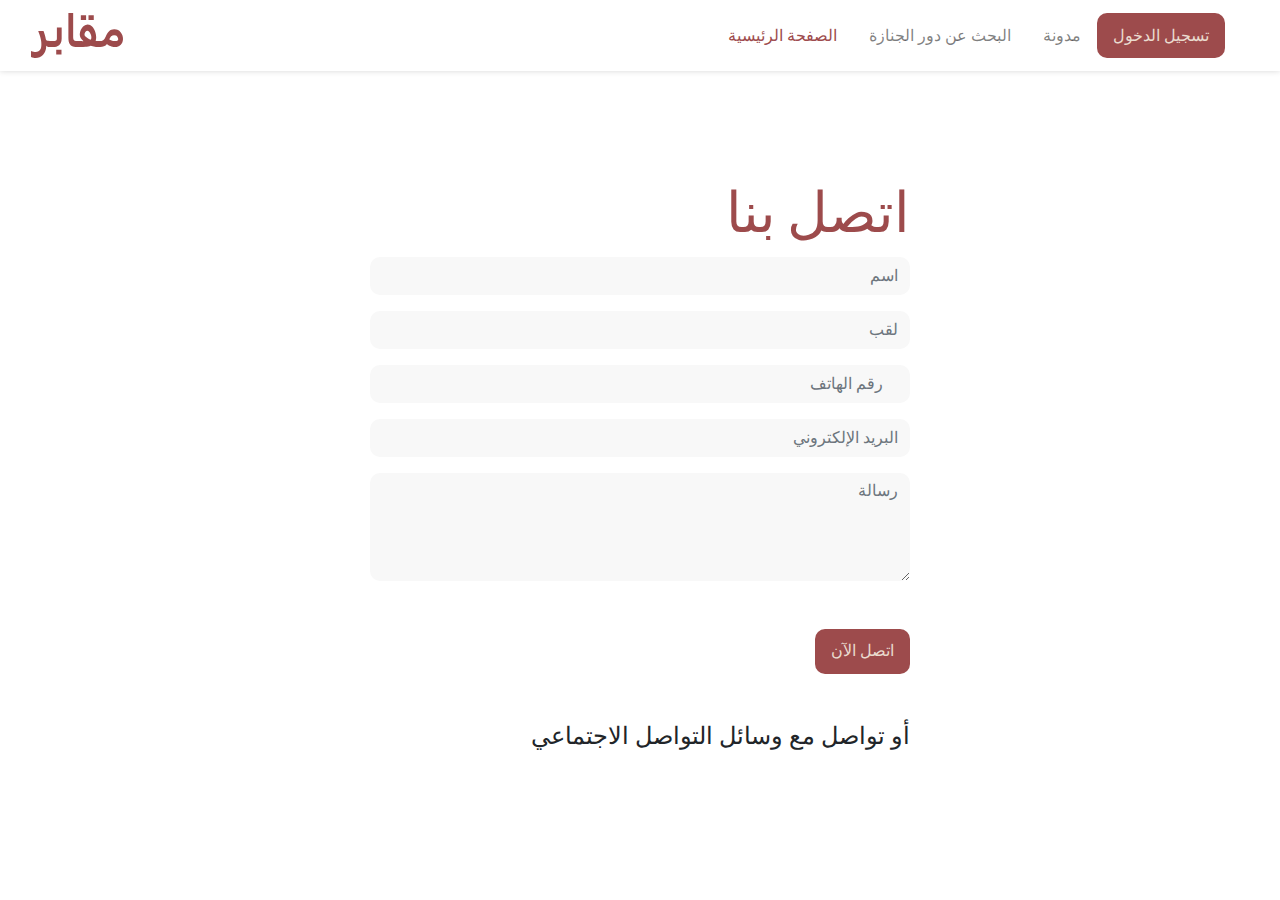
<file: contactUs.html>
<!DOCTYPE html>
<html lang="en">
<head>
    <meta charset="utf-8">
    <meta http-equiv="X-UA-Compatible" content="IE=edge">
    <meta name="viewport" content="width=device-width, initial-scale=1">
    <title>Contact Us</title>
    <link rel="stylesheet" href="https://cdnjs.cloudflare.com/ajax/libs/font-awesome/5.15.1/css/all.min.css"
          integrity="sha512-+4zCK9k+qNFUR5X+cKL9EIR+ZOhtIloNl9GIKS57V1MyNsYpYcUrUeQc9vNfzsWfV28IaLL3i96P9sdNyeRssA==" crossorigin="anonymous" />
    <link rel="preconnect" href="https://fonts.gstatic.com">
    <link href="https://fonts.googleapis.com/css2?family=Roboto:wght@100;300;400;500;700;900&display=swap" rel="stylesheet">
    <link rel="stylesheet" href="css/owl-carousel-min.css">
    <link rel="stylesheet" href="css/owl.theme.default.min.css">
    <link rel="stylesheet" href="css/bootstrap/bootstrap.min.css">
    <link rel="stylesheet" href="css/style.css">
    <link rel="stylesheet" href="css/responsive.css">
</head>
<body>
<header class="header-bg">
    <div class="container container-1360">
        <nav class="navbar navbar-expand-lg navbar-light ">
            <a class="navbar-brand mr-2 mr-xl-5 header-logo" href="index.html" >
                <img src="images/logo.svg" alt="">
            </a>
            <button class="navbar-toggler" type="button" data-toggle="collapse" data-target="#navbarSupportedContent" aria-controls="navbarSupportedContent" aria-expanded="false" aria-label="Toggle navigation">
                <span class="navbar-toggler-icon"></span>
            </button>

            <div class="collapse navbar-collapse" id="navbarSupportedContent">
                <div class="d-flex ml-auto">
                    <ul class="navbar-nav mr-auto">
                        <li class="nav-item mx-2 active">
                            <a class="nav-link" href="index.html">الصفحة الرئيسية <span class="sr-only">(current)</span></a>
                        </li>
                        <li class="nav-item mx-2">
                            <a class="nav-link" href="findFuneralHome.html">البحث عن دور الجنازة</a>
                        </li>
                        <li class="nav-item mx-2">
                            <a class="nav-link" href="blog.html">مدونة</a>
                        </li>
                    </ul>
                    <ul class="navbar-nav align-items-lg-center pl-2 pl-lg-0 flex-wrap">
                        <li class="nav-item mr-2 mr-xl-4">
                            <a href="login.html" class="open-login btn-red" type="button">تسجيل الدخول</a>
                        </li>
                    </ul>
                </div>
            </div>
        </nav>
    </div>
</header>
<main class="d-flex justify-content-center align-items-center" style="min-height: calc(100vh - 71px);">
    <div class="container">
        <div class="row">
            <form action="#" class="col-12 offset-md-3 col-md-6 text-right log-reg-form">
                <h3 class="title-h3">اتصل بنا</h3>
                <div class="form-group">
                    <input type="text" class="form-control" id="name" aria-describedby="name" placeholder="اسم">
                </div>
                <div class="form-group">
                    <input type="text" class="form-control" id="surName" aria-describedby="surName" placeholder="لقب">
                </div>
                <div class="form-group">
                    <input type="number" class="form-control" id="phone" aria-describedby="phone" placeholder="رقم الهاتف">
                </div>
                <div class="form-group">
                    <input type="email" class="form-control" id="Email" aria-describedby="emailHelp" placeholder="البريد الإلكتروني">
                </div>
                <div class="form-group">
                    <textarea name="textarea" id="" rows="4" class="form-control" placeholder="رسالة"></textarea>
                </div>
                <button type="submit" class="btn-red ml-auto mt-5">اتصل الآن</button>
                <div class="text-right mt-5">
                    <h4 class="mx-auto mb-3">أو تواصل مع وسائل التواصل الاجتماعي</h4>
                    <ul class="list-unstyled p-0 d-flex justify-content-end">
                        <li class="mx-3"><a href="#">
                            <i class="fab fa-facebook-square"></i>
                        </a></li>
                        <li class="mx-3"><a href="#">
                            <i class="fab fa-linkedin"></i>
                        </a></li>
                        <li class="mx-3"><a href="#">
                            <i class="fab fa-instagram-square"></i>
                        </a></li>
                        <li class="mx-3"><a href="#">
                            <i class="fab fa-twitter-square"></i>
                        </a></li>
                        <li class="mx-3"><a href="#">
                            <i class="fas fa-envelope"></i>
                        </a></li>
                    </ul>

                </div>
            </form>
        </div>
    </div>
</main>

<script src="https://ajax.googleapis.com/ajax/libs/jquery/1.12.4/jquery.min.js"></script>
<script src="js/jquery.js"></script>
<script src="js/bootstrap/bootstrap.min.js"></script>
<script src="js/owl.carousel.min.js"></script>
<script src="js/script.js"></script>
</body>
</html>
</file>
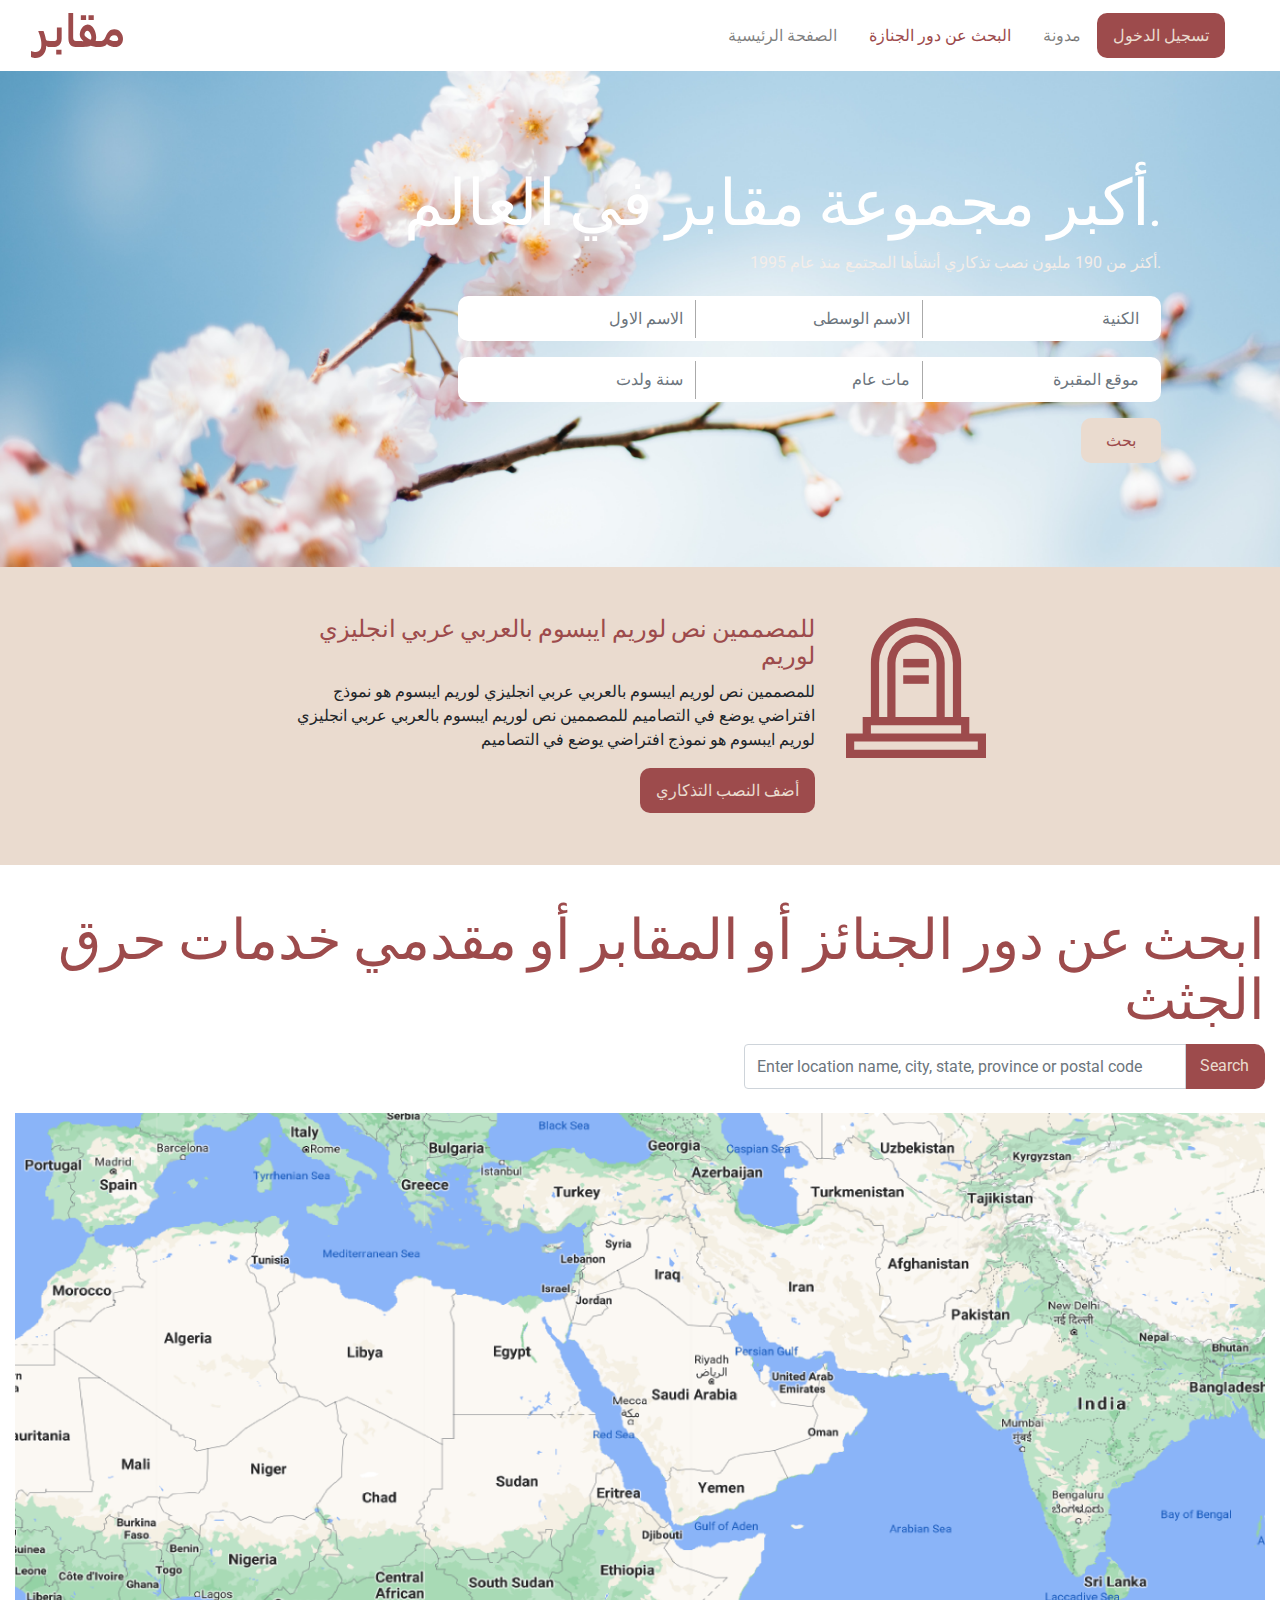
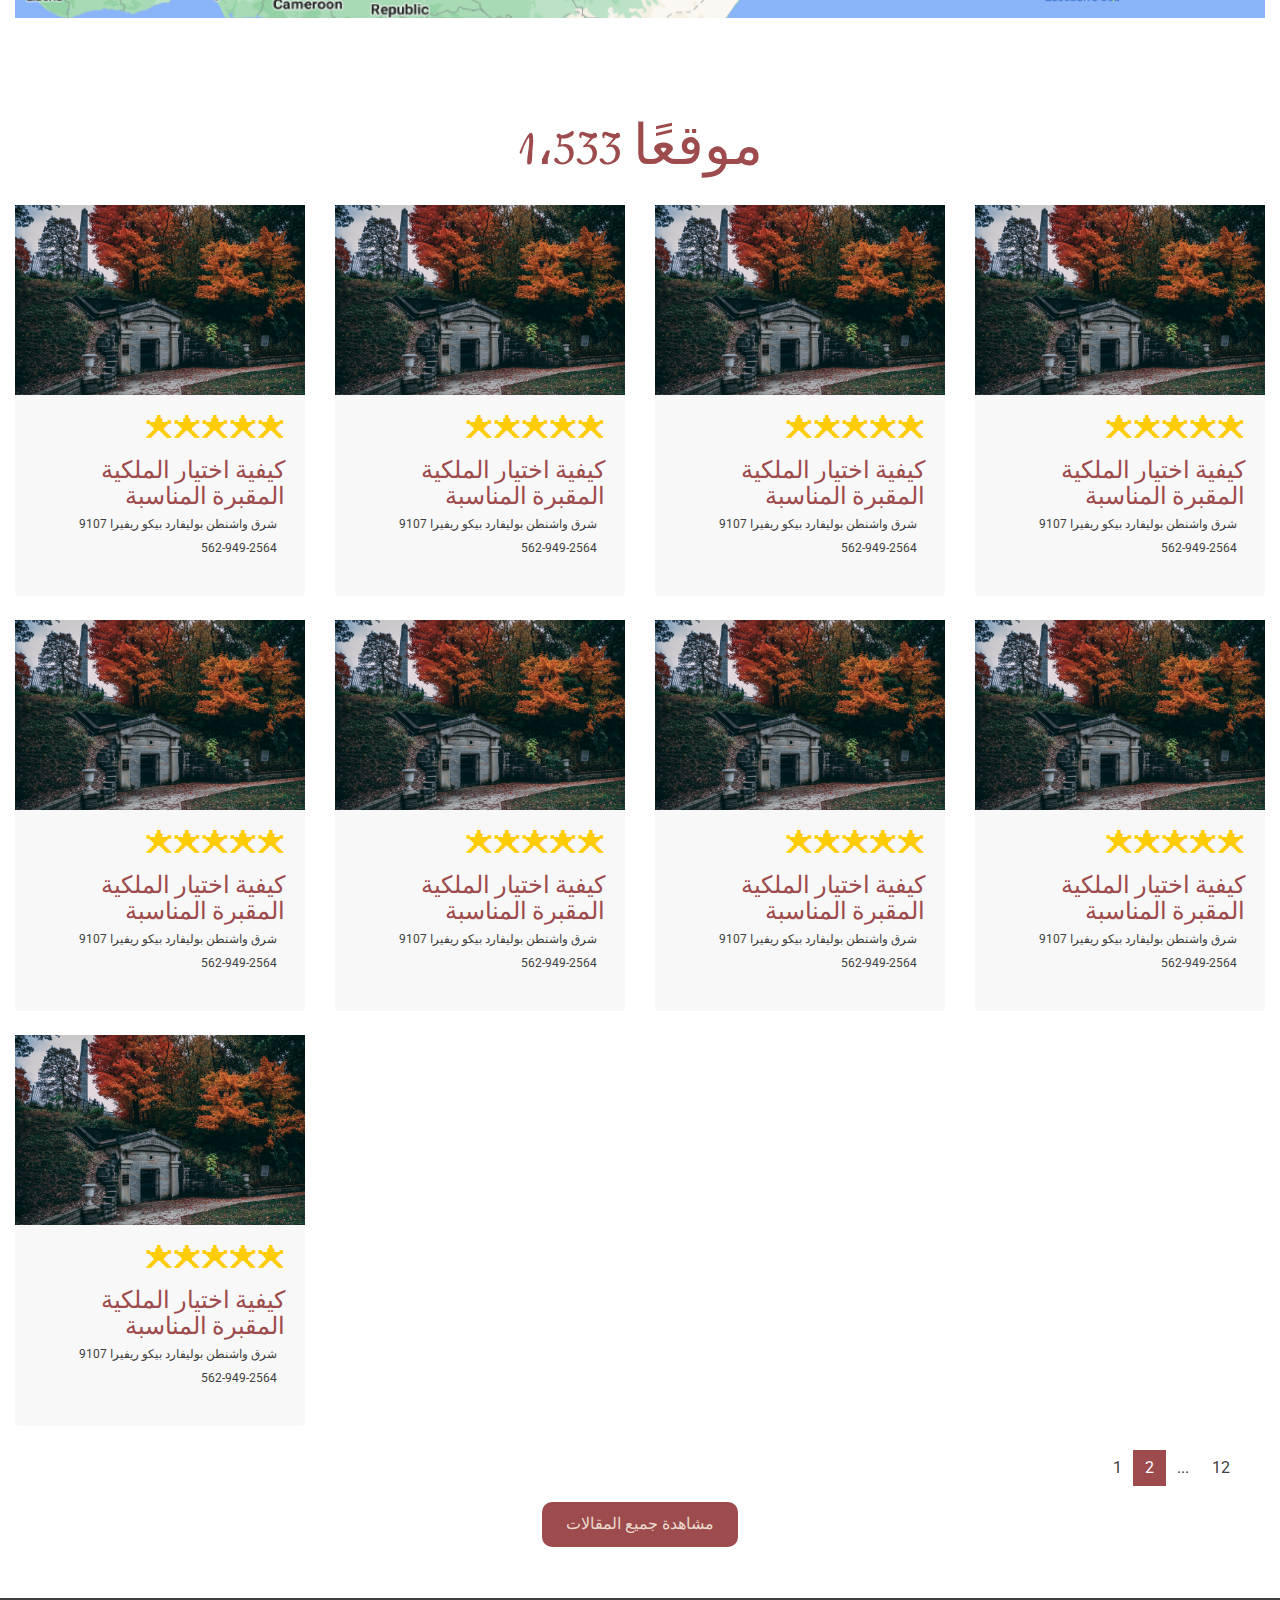
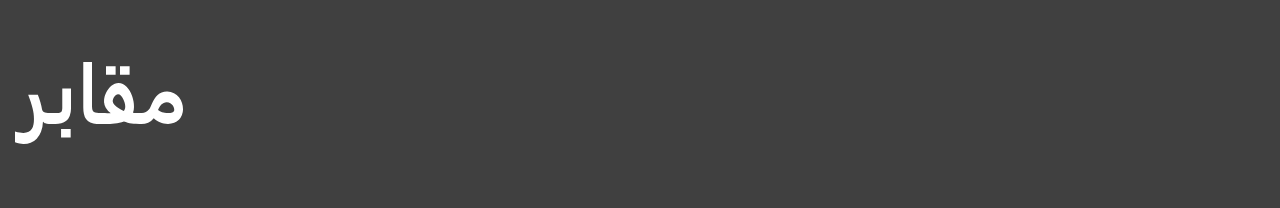
<file: findFuneralHome.html>
<!DOCTYPE html>
<html lang="en">
<head>
    <meta charset="utf-8">
    <meta http-equiv="X-UA-Compatible" content="IE=edge">
    <meta name="viewport" content="width=device-width, initial-scale=1">
    <title>find funeral home</title>
    <link rel="stylesheet" href="https://cdnjs.cloudflare.com/ajax/libs/font-awesome/5.15.1/css/all.min.css"
          integrity="sha512-+4zCK9k+qNFUR5X+cKL9EIR+ZOhtIloNl9GIKS57V1MyNsYpYcUrUeQc9vNfzsWfV28IaLL3i96P9sdNyeRssA==" crossorigin="anonymous" />
    <link rel="preconnect" href="https://fonts.gstatic.com">
    <link href="https://fonts.googleapis.com/css2?family=Roboto:wght@100;300;400;500;700;900&display=swap" rel="stylesheet">
    <link rel="stylesheet" href="css/owl-carousel-min.css">
    <link rel="stylesheet" href="css/owl.theme.default.min.css">
    <link rel="stylesheet" href="css/bootstrap/bootstrap.min.css">
    <link rel="stylesheet" href="css/style.css">
    <link rel="stylesheet" href="css/responsive.css">
</head>
<body>
<header class="header-bg">
    <div class="container container-1360">
        <nav class="navbar navbar-expand-lg navbar-light ">
            <a class="navbar-brand mr-2 mr-xl-5 header-logo" href="index.html" >
                <img src="images/logo.svg" alt="">
            </a>
            <button class="navbar-toggler" type="button" data-toggle="collapse" data-target="#navbarSupportedContent" aria-controls="navbarSupportedContent" aria-expanded="false" aria-label="Toggle navigation">
                <span class="navbar-toggler-icon"></span>
            </button>

            <div class="collapse navbar-collapse" id="navbarSupportedContent">
                <div class="d-flex ml-auto">
                    <ul class="navbar-nav mr-auto">
                        <li class="nav-item mx-2 ">
                            <a class="nav-link" href="index.html">الصفحة الرئيسية </a>
                        </li>
                        <li class="nav-item mx-2 active">
                            <a class="nav-link" href="brand.html"><span class="sr-only">(current)</span>البحث عن دور الجنازة</a>
                        </li>
                        <li class="nav-item mx-2">
                            <a class="nav-link" href="blog.html">مدونة</a>
                        </li>
                    </ul>
                    <ul class="navbar-nav align-items-lg-center pl-2 pl-lg-0 flex-wrap">
                        <li class="nav-item mr-2 mr-xl-4">
                            <a href="login.html" class="open-login btn-red" type="button">تسجيل الدخول</a>
                        </li>
                    </ul>
                </div>
            </div>
        </nav>
    </div>
</header>
<main class="find-funeral-home-page">
    <div class="section1">
        <div class="container text-right">
            <h2 class="main-title">أكبر مجموعة مقابر في العالم.</h2>
            <div class="small-info-text mb-4">أكثر من 190 مليون نصب تذكاري أنشأها المجتمع منذ عام 1995.</div>
            <form action="#" class="d-flex flex-column align-items-end">
                <div class="d-flex align-items-center form-bg mb-3 ">
                    <div class="form-group">
                        <input type="text" class="form-control" id="first_name" placeholder="الاسم الاول">
                    </div>
                    <div class="form-group">
                        <input type="text" class="form-control" id="Middle_name" placeholder="الاسم الوسطى">
                    </div>
                    <div class="form-group">
                        <input type="text" class="form-control border-right-0" id="last_name" placeholder="الكنية">
                    </div>
                </div>
                <div class="d-flex align-items-center form-bg mb-3">
                    <div class="form-group">
                        <input type="text" class="form-control" id="Year_Born" placeholder="سنة ولدت">
                    </div>
                    <div class="form-group">
                        <input type="text" class="form-control" id="Year_Died" placeholder="مات عام">
                    </div>
                    <div class="form-group">
                        <input type="text" class="form-control border-right-0" id="Cemetery_location" placeholder="موقع المقبرة">
                    </div>
                </div>
                <a href="#" type="button" class="btn-cream">بحث</a>
            </form>
        </div>
    </div>
    <div class="section2">
        <div class="container ">
            <div class="row d-flex">
                <div class="text-right offset-2 col-6">
                    <h4 class="title-h4">للمصممين نص لوريم ايبسوم بالعربي عربي انجليزي لوريم</h4>
                    <p>للمصممين نص لوريم ايبسوم بالعربي عربي انجليزي لوريم ايبسوم هو نموذج افتراضي يوضع في التصاميم للمصممين نص لوريم ايبسوم بالعربي عربي انجليزي لوريم ايبسوم هو نموذج افتراضي يوضع في التصاميم</p>
                    <button class="btn-red ml-auto">أضف النصب التذكاري</button>
                </div>
                <div class="px-3">
                    <img src="images/death.svg" alt="">
                </div>
            </div>
        </div>
    </div>
    <div class="section3">
        <div class="container container-1360">
            <h3 class="title-h3 text-right">ابحث عن دور الجنائز أو المقابر أو مقدمي خدمات حرق الجثث</h3>
            <div class="input-group mb-4 offset-7 col-5 p-0">
                <input type="text" class="form-control" style="height: 45px" placeholder="Enter location name, city, state, province or postal code" aria-label="location" aria-describedby="location">
                <div class="input-group-append" style="margin-left: -10px">
                    <button class="btn-red" type="button" id="location"><i class="fas fa-search mr-2"></i> Search</button>
                </div>
            </div>
            <img src="images/Mask%20Group%204@2x.png" alt="" class="img-fluid">
        </div>
    </div>
    <div class="section4">
        <div class="container container-1360">
            <h4 class="title-h3 text-center mb-4">1،533 موقعًا</h4>
            <div class="row">
                <div class="col-lg-3">
                    <div class="card">
                        <div class="img-area">
                            <img src="images/pic.png" alt="">
                        </div>
                        <div class="card-body">
                            <ul class="list-unstyled d-flex justify-content-end">
                                <li><span class="star"></span></li>
                                <li><span class="star"></span></li>
                                <li><span class="star"></span></li>
                                <li><span class="star"></span></li>
                                <li><span class="star"></span></li>
                            </ul>
                            <div class="img-title text-right p-0">
                                كيفية اختيار الملكية المقبرة المناسبة
                            </div>
                            <ul class="list-unstyled">
                                <li class="location text-right">
                                    <i class="fas fa-map-marker-alt"></i>
                                    <a href="#" class="mr-2">9107 شرق واشنطن بوليفارد بيكو ريفيرا</a>
                                </li>
                                <li class="phone text-right">
                                    <i class="fas fa-phone"></i>
                                    <a href="#" class="mr-2">562-949-2564</a>
                                </li>
                            </ul>
                        </div>
                    </div>
                </div>
                <div class="col-lg-3">
                    <div class="card">
                        <div class="img-area">
                            <img src="images/pic.png" alt="">
                        </div>
                        <div class="card-body">
                            <ul class="list-unstyled d-flex justify-content-end">
                                <li><span class="star"></span></li>
                                <li><span class="star"></span></li>
                                <li><span class="star"></span></li>
                                <li><span class="star"></span></li>
                                <li><span class="star"></span></li>
                            </ul>
                            <div class="img-title text-right p-0">
                                كيفية اختيار الملكية المقبرة المناسبة
                            </div>
                            <ul class="list-unstyled">
                                <li class="location text-right">
                                    <i class="fas fa-map-marker-alt"></i>
                                    <a href="#" class="mr-2">9107 شرق واشنطن بوليفارد بيكو ريفيرا</a>
                                </li>
                                <li class="phone text-right">
                                    <i class="fas fa-phone"></i>
                                    <a href="#" class="mr-2">562-949-2564</a>
                                </li>
                            </ul>
                        </div>
                    </div>
                </div>
                <div class="col-lg-3">
                    <div class="card">
                        <div class="img-area">
                            <img src="images/pic.png" alt="">
                        </div>
                        <div class="card-body">
                            <ul class="list-unstyled d-flex justify-content-end">
                                <li><span class="star"></span></li>
                                <li><span class="star"></span></li>
                                <li><span class="star"></span></li>
                                <li><span class="star"></span></li>
                                <li><span class="star"></span></li>
                            </ul>
                            <div class="img-title text-right p-0">
                                كيفية اختيار الملكية المقبرة المناسبة
                            </div>
                            <ul class="list-unstyled">
                                <li class="location text-right">
                                    <i class="fas fa-map-marker-alt"></i>
                                    <a href="#" class="mr-2">9107 شرق واشنطن بوليفارد بيكو ريفيرا</a>
                                </li>
                                <li class="phone text-right">
                                    <i class="fas fa-phone"></i>
                                    <a href="#" class="mr-2">562-949-2564</a>
                                </li>
                            </ul>
                        </div>
                    </div>
                </div>
                <div class="col-lg-3">
                    <div class="card">
                        <div class="img-area">
                            <img src="images/pic.png" alt="">
                        </div>
                        <div class="card-body">
                            <ul class="list-unstyled d-flex justify-content-end">
                                <li><span class="star"></span></li>
                                <li><span class="star"></span></li>
                                <li><span class="star"></span></li>
                                <li><span class="star"></span></li>
                                <li><span class="star"></span></li>
                            </ul>
                            <div class="img-title text-right p-0">
                                كيفية اختيار الملكية المقبرة المناسبة
                            </div>
                            <ul class="list-unstyled">
                                <li class="location text-right">
                                    <i class="fas fa-map-marker-alt"></i>
                                    <a href="#" class="mr-2">9107 شرق واشنطن بوليفارد بيكو ريفيرا</a>
                                </li>
                                <li class="phone text-right">
                                    <i class="fas fa-phone"></i>
                                    <a href="#" class="mr-2">562-949-2564</a>
                                </li>
                            </ul>
                        </div>
                    </div>
                </div>
                <div class="col-lg-3">
                    <div class="card">
                        <div class="img-area">
                            <img src="images/pic.png" alt="">
                        </div>
                        <div class="card-body">
                            <ul class="list-unstyled d-flex justify-content-end">
                                <li><span class="star"></span></li>
                                <li><span class="star"></span></li>
                                <li><span class="star"></span></li>
                                <li><span class="star"></span></li>
                                <li><span class="star"></span></li>
                            </ul>
                            <div class="img-title text-right p-0">
                                كيفية اختيار الملكية المقبرة المناسبة
                            </div>
                            <ul class="list-unstyled">
                                <li class="location text-right">
                                    <i class="fas fa-map-marker-alt"></i>
                                    <a href="#" class="mr-2">9107 شرق واشنطن بوليفارد بيكو ريفيرا</a>
                                </li>
                                <li class="phone text-right">
                                    <i class="fas fa-phone"></i>
                                    <a href="#" class="mr-2">562-949-2564</a>
                                </li>
                            </ul>
                        </div>
                    </div>
                </div>
                <div class="col-lg-3">
                    <div class="card">
                        <div class="img-area">
                            <img src="images/pic.png" alt="">
                        </div>
                        <div class="card-body">
                            <ul class="list-unstyled d-flex justify-content-end">
                                <li><span class="star"></span></li>
                                <li><span class="star"></span></li>
                                <li><span class="star"></span></li>
                                <li><span class="star"></span></li>
                                <li><span class="star"></span></li>
                            </ul>
                            <div class="img-title text-right p-0">
                                كيفية اختيار الملكية المقبرة المناسبة
                            </div>
                            <ul class="list-unstyled">
                                <li class="location text-right">
                                    <i class="fas fa-map-marker-alt"></i>
                                    <a href="#" class="mr-2">9107 شرق واشنطن بوليفارد بيكو ريفيرا</a>
                                </li>
                                <li class="phone text-right">
                                    <i class="fas fa-phone"></i>
                                    <a href="#" class="mr-2">562-949-2564</a>
                                </li>
                            </ul>
                        </div>
                    </div>
                </div>
                <div class="col-lg-3">
                    <div class="card">
                        <div class="img-area">
                            <img src="images/pic.png" alt="">
                        </div>
                        <div class="card-body">
                            <ul class="list-unstyled d-flex justify-content-end">
                                <li><span class="star"></span></li>
                                <li><span class="star"></span></li>
                                <li><span class="star"></span></li>
                                <li><span class="star"></span></li>
                                <li><span class="star"></span></li>
                            </ul>
                            <div class="img-title text-right p-0">
                                كيفية اختيار الملكية المقبرة المناسبة
                            </div>
                            <ul class="list-unstyled">
                                <li class="location text-right">
                                    <i class="fas fa-map-marker-alt"></i>
                                    <a href="#" class="mr-2">9107 شرق واشنطن بوليفارد بيكو ريفيرا</a>
                                </li>
                                <li class="phone text-right">
                                    <i class="fas fa-phone"></i>
                                    <a href="#" class="mr-2">562-949-2564</a>
                                </li>
                            </ul>
                        </div>
                    </div>
                </div>
                <div class="col-lg-3">
                    <div class="card">
                        <div class="img-area">
                            <img src="images/pic.png" alt="">
                        </div>
                        <div class="card-body">
                            <ul class="list-unstyled d-flex justify-content-end">
                                <li><span class="star"></span></li>
                                <li><span class="star"></span></li>
                                <li><span class="star"></span></li>
                                <li><span class="star"></span></li>
                                <li><span class="star"></span></li>
                            </ul>
                            <div class="img-title text-right p-0">
                                كيفية اختيار الملكية المقبرة المناسبة
                            </div>
                            <ul class="list-unstyled">
                                <li class="location text-right">
                                    <i class="fas fa-map-marker-alt"></i>
                                    <a href="#" class="mr-2">9107 شرق واشنطن بوليفارد بيكو ريفيرا</a>
                                </li>
                                <li class="phone text-right">
                                    <i class="fas fa-phone"></i>
                                    <a href="#" class="mr-2">562-949-2564</a>
                                </li>
                            </ul>
                        </div>
                    </div>
                </div>
                <div class="col-lg-3">
                    <div class="card">
                        <div class="img-area">
                            <img src="images/pic.png" alt="">
                        </div>
                        <div class="card-body">
                            <ul class="list-unstyled d-flex justify-content-end">
                                <li><span class="star"></span></li>
                                <li><span class="star"></span></li>
                                <li><span class="star"></span></li>
                                <li><span class="star"></span></li>
                                <li><span class="star"></span></li>
                            </ul>
                            <div class="img-title text-right p-0">
                                كيفية اختيار الملكية المقبرة المناسبة
                            </div>
                            <ul class="list-unstyled">
                                <li class="location text-right">
                                    <i class="fas fa-map-marker-alt"></i>
                                    <a href="#" class="mr-2">9107 شرق واشنطن بوليفارد بيكو ريفيرا</a>
                                </li>
                                <li class="phone text-right">
                                    <i class="fas fa-phone"></i>
                                    <a href="#" class="mr-2">562-949-2564</a>
                                </li>
                            </ul>
                        </div>
                    </div>
                </div>

            </div>
            <nav aria-label="Page navigation example">
                <ul class="pagination justify-content-end">
                    <li class="page-item disabled">
                        <a class="page-link" href="#" tabindex="-1" aria-disabled="true">
                            <i class="fas fa-long-arrow-alt-left"></i>
                        </a>
                    </li>
                    <li class="page-item"><a class="page-link" href="#">1</a></li>
                    <li class="page-item active"><a class="page-link" href="#">2</a></li>
                    <li class="page-item"><a class="page-link" href="#">...</a></li>
                    <li class="page-item"><a class="page-link" href="#">12</a></li>
                    <li class="page-item">
                        <a class="page-link" href="#">
                            <i class="fas fa-long-arrow-alt-right"></i>
                        </a>
                    </li>
                </ul>
            </nav>
            <button class="btn-red mx-auto px-4">مشاهدة جميع المقالات</button>
        </div>
    </div>
</main>
<footer class="footer">
    <div class="container container-1360">
        <div class="">
            <a href="index.html"><img src="images/logo-light.svg" alt=""></a>
        </div>
    </div>

</footer>
<script src="https://ajax.googleapis.com/ajax/libs/jquery/1.12.4/jquery.min.js"></script>
<script src="js/jquery.js"></script>
<script src="js/bootstrap/bootstrap.min.js"></script>
<script src="js/owl.carousel.min.js"></script>
<script src="js/script.js"></script>
</body>
</html>
</file>
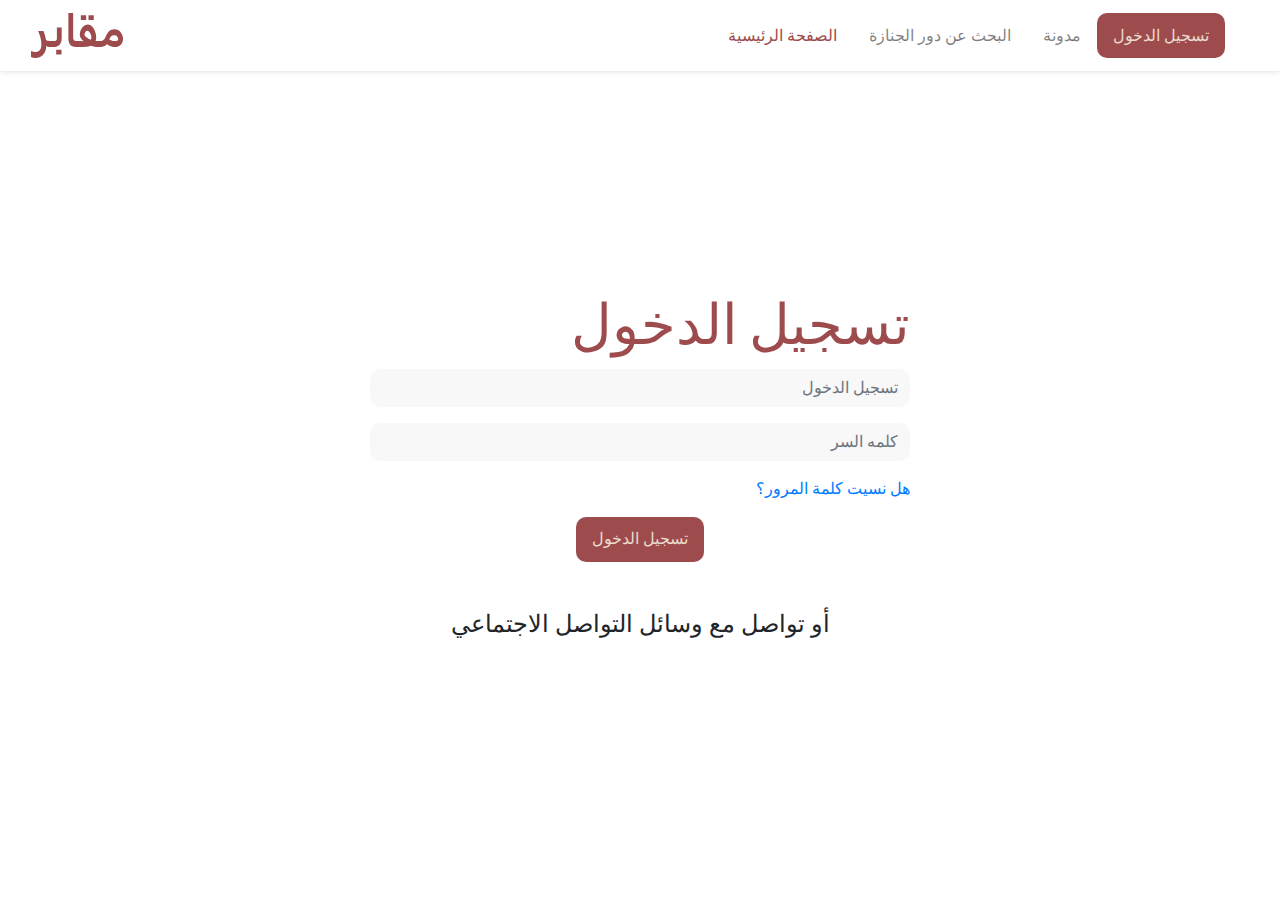
<file: login.html>
<!DOCTYPE html>
<html lang="en">
<head>
    <meta charset="utf-8">
    <meta http-equiv="X-UA-Compatible" content="IE=edge">
    <meta name="viewport" content="width=device-width, initial-scale=1">
    <title>login</title>
    <link rel="stylesheet" href="https://cdnjs.cloudflare.com/ajax/libs/font-awesome/5.15.1/css/all.min.css"
          integrity="sha512-+4zCK9k+qNFUR5X+cKL9EIR+ZOhtIloNl9GIKS57V1MyNsYpYcUrUeQc9vNfzsWfV28IaLL3i96P9sdNyeRssA==" crossorigin="anonymous" />
    <link rel="preconnect" href="https://fonts.gstatic.com">
    <link href="https://fonts.googleapis.com/css2?family=Roboto:wght@100;300;400;500;700;900&display=swap" rel="stylesheet">
    <link rel="stylesheet" href="css/owl-carousel-min.css">
    <link rel="stylesheet" href="css/owl.theme.default.min.css">
    <link rel="stylesheet" href="css/bootstrap/bootstrap.min.css">
    <link rel="stylesheet" href="css/style.css">
    <link rel="stylesheet" href="css/responsive.css">
</head>
<body>
<header class="header-bg">
    <div class="container container-1360">
        <nav class="navbar navbar-expand-lg navbar-light ">
            <a class="navbar-brand mr-2 mr-xl-5 header-logo" href="index.html" >
                <img src="images/logo.svg" alt="">
            </a>
            <button
                    class="navbar-toggler"
                    type="button"
                    data-toggle="collapse"
                    data-target="#navbarSupportedContent"
                    aria-controls="navbarSupportedContent"
                    aria-expanded="false"
                    aria-label="Toggle navigation"
            >
                <span class="navbar-toggler-icon"></span>
            </button>
            <div class="collapse navbar-collapse" id="navbarSupportedContent">
                <div class="d-flex ml-auto">
                    <ul class="navbar-nav mr-auto">
                        <li class="nav-item mx-2 active">
                            <a class="nav-link" href="index.html">الصفحة الرئيسية <span class="sr-only">(current)</span></a>
                        </li>
                        <li class="nav-item mx-2">
                            <a class="nav-link" href="findFuneralHome.html">البحث عن دور الجنازة</a>
                        </li>
                        <li class="nav-item mx-2">
                            <a class="nav-link" href="blog.html">مدونة</a>
                        </li>
                    </ul>
                    <ul class="navbar-nav align-items-lg-center pl-2 pl-lg-0 flex-wrap">
                        <li class="nav-item mr-2 mr-xl-4">
                            <a href="login.html" class="open-login btn-red" type="button">تسجيل الدخول</a>
                        </li>
                    </ul>
                </div>
            </div>
        </nav>
    </div>
</header>
<main class="d-flex justify-content-center align-items-center" style="min-height: calc(100vh - 71px);">
    <div class="container">
        <div class="row">
            <form action="#" class="col-12 offset-md-3 col-md-6 text-right log-reg-form">
                <h3 class="title-h3">تسجيل الدخول</h3>
                <div class="form-group">
                    <input type="email" class="form-control" id="Email" aria-describedby="emailHelp" placeholder="تسجيل الدخول">
                </div>
                <div class="form-group">
                    <input type="password" class="form-control" id="exampleInputPassword1" placeholder="كلمه السر">
                </div>
                <div class="form-group">
                    <a href="#">هل نسيت كلمة المرور؟</a>
                </div>
                <button type="submit" class="btn-red mx-auto">تسجيل الدخول</button>
                <div class="text-center mt-5">
                    <h4 class="mx-auto mb-3">أو تواصل مع وسائل التواصل الاجتماعي</h4>
                    <ul class="list-unstyled p-0 d-flex justify-content-center">
                        <li class="mx-3"><a href="#">
                            <i class="fab fa-facebook-square"></i>
                        </a></li>
                        <li class="mx-3"><a href="#">
                            <i class="fab fa-linkedin"></i>
                        </a></li>
                        <li class="mx-3"><a href="#">
                            <i class="fab fa-instagram-square"></i>
                        </a></li>
                        <li class="mx-3"><a href="#">
                            <i class="fab fa-twitter-square"></i>
                        </a></li>
                        <li class="mx-3"><a href="#">
                            <i class="fas fa-envelope"></i>
                        </a></li>
                    </ul>

                </div>
            </form>
        </div>
    </div>
</main>

<script src="https://ajax.googleapis.com/ajax/libs/jquery/1.12.4/jquery.min.js"></script>
<script src="js/jquery.js"></script>
<script src="js/bootstrap/bootstrap.min.js"></script>
<script src="js/owl.carousel.min.js"></script>
<script src="js/script.js"></script>
</body>
</html>
</file>
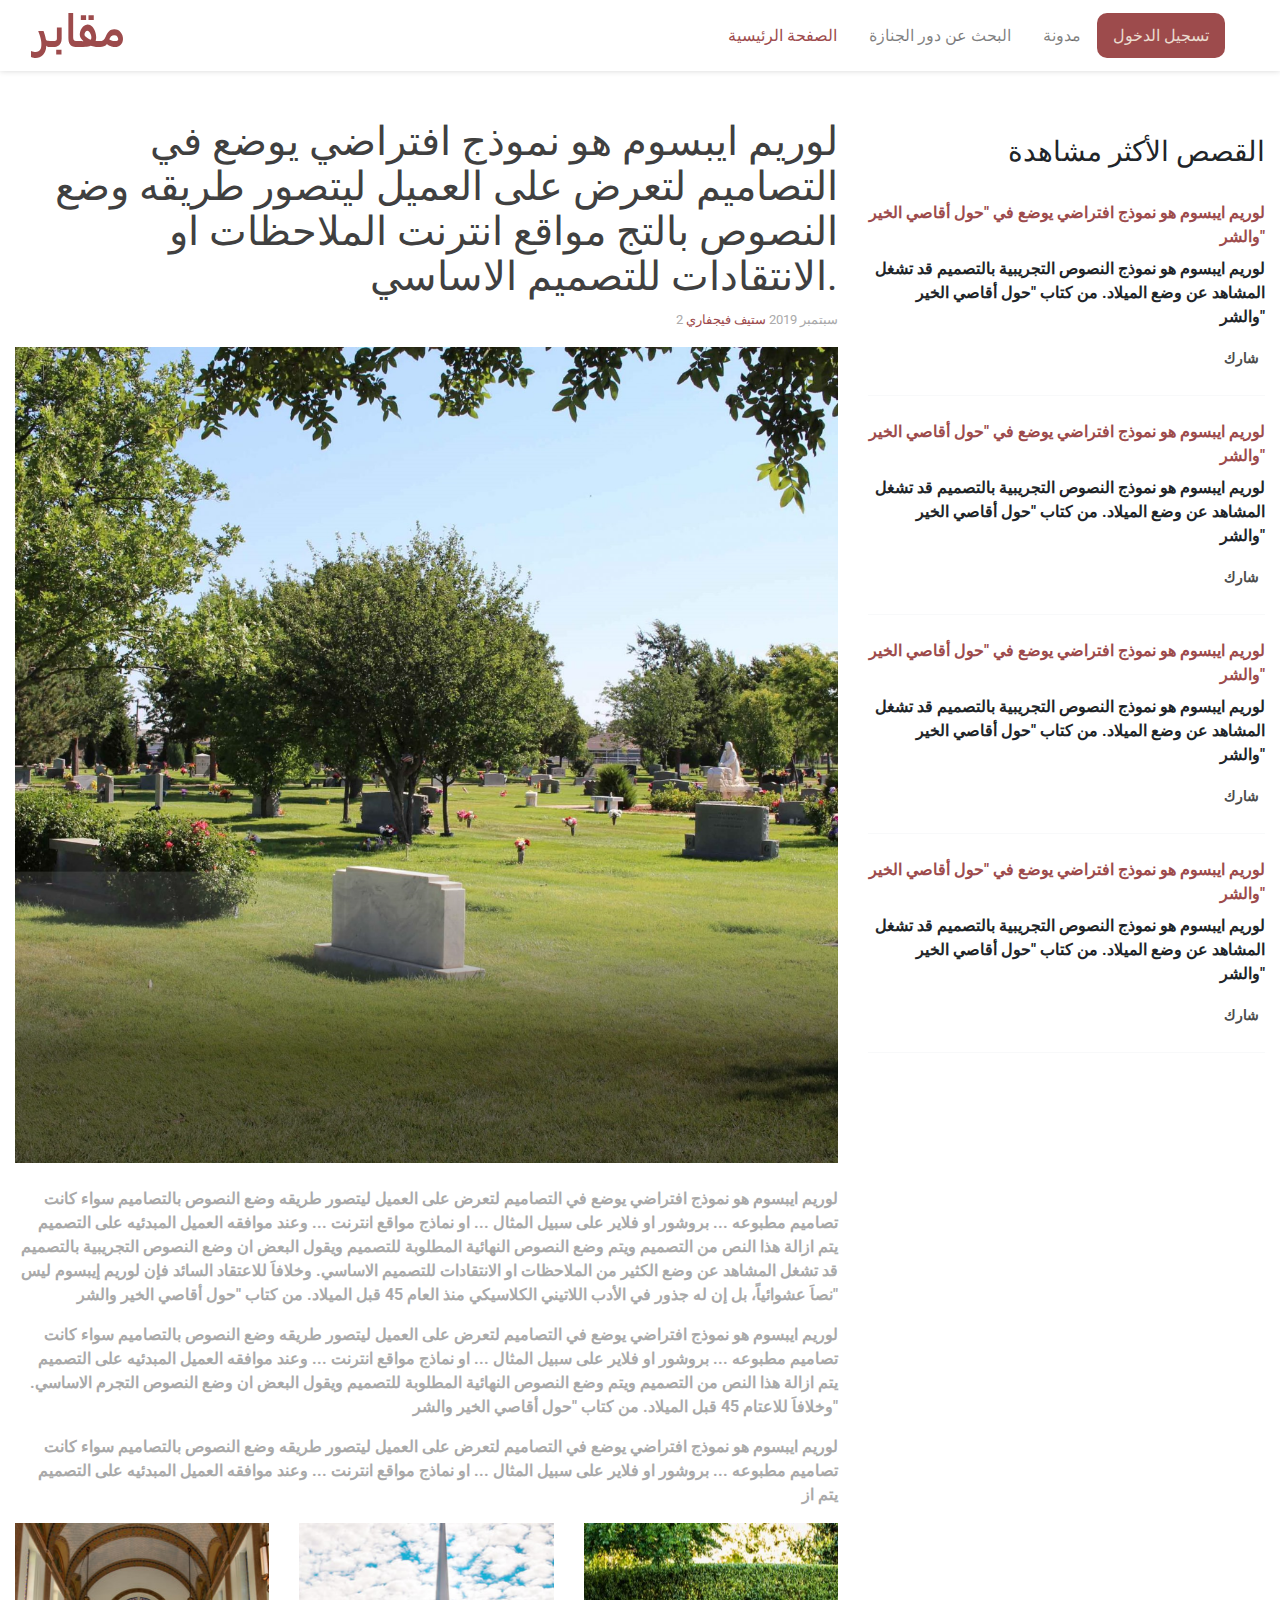
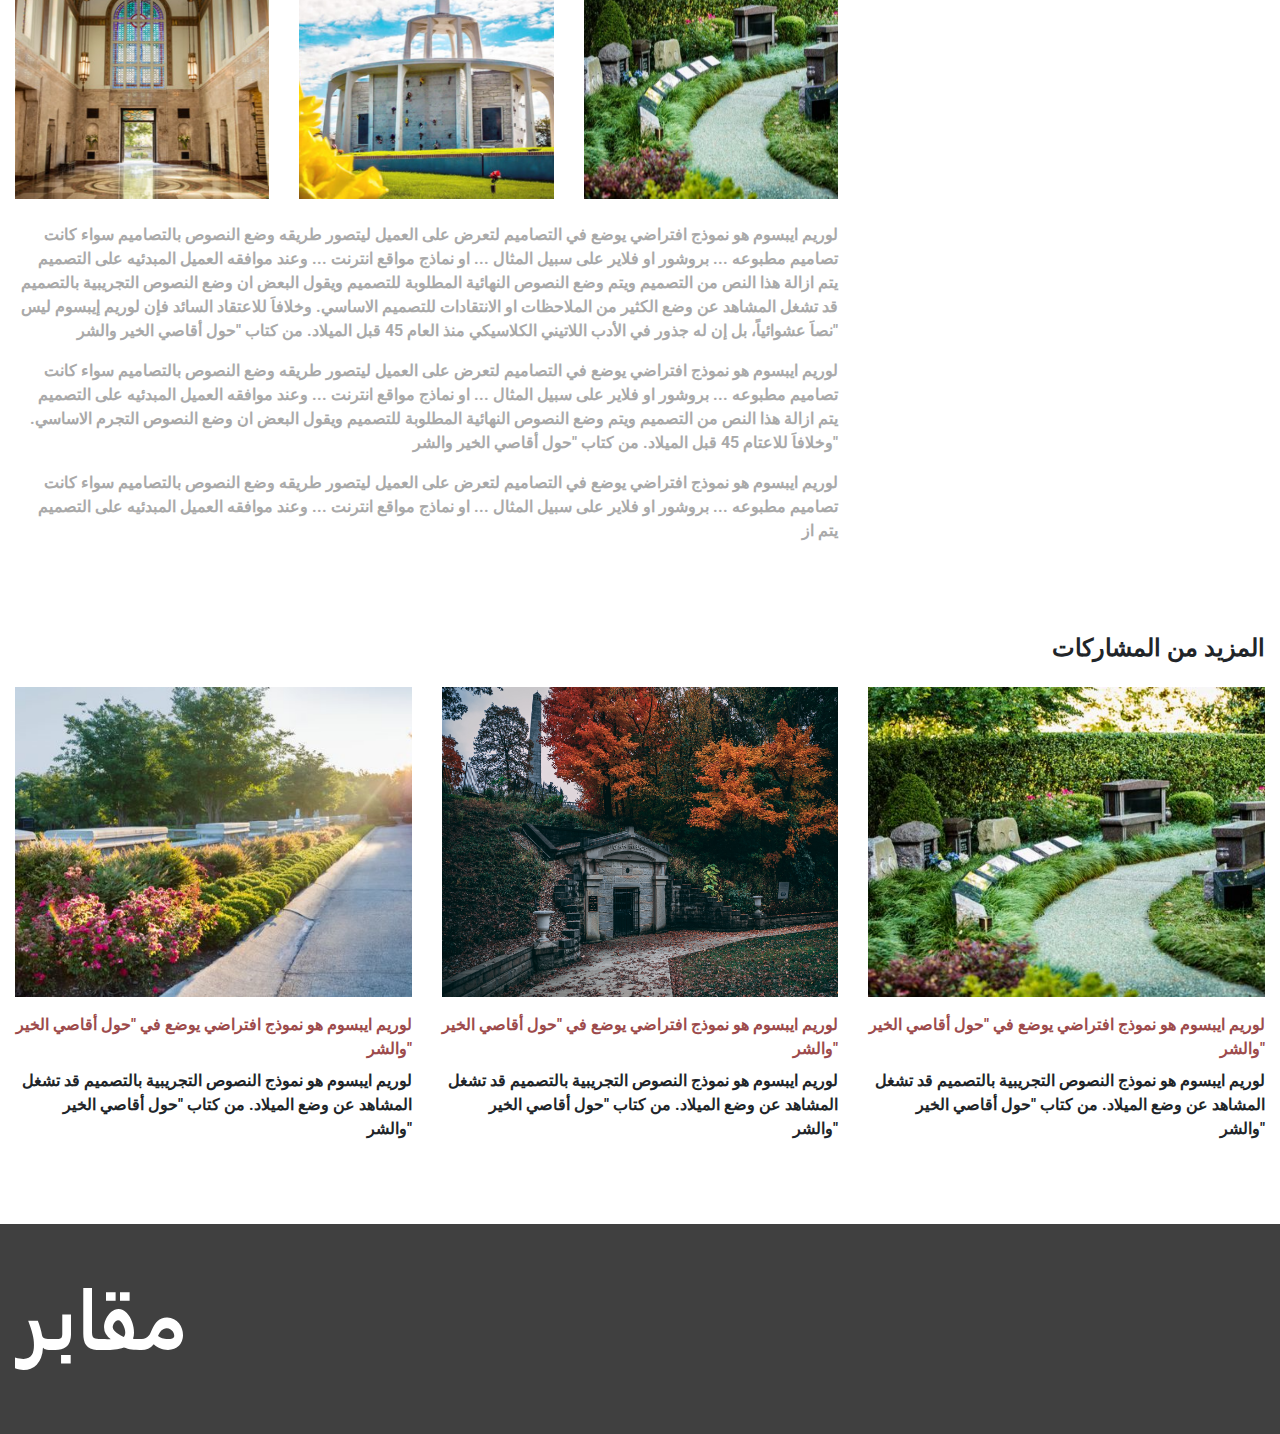
<file: post.html>
<!DOCTYPE html>
<html lang="en">
<head>
    <meta charset="utf-8">
    <meta http-equiv="X-UA-Compatible" content="IE=edge">
    <meta name="viewport" content="width=device-width, initial-scale=1">
    <title>Post</title>
    <link rel="stylesheet" href="https://cdnjs.cloudflare.com/ajax/libs/font-awesome/5.15.1/css/all.min.css"
          integrity="sha512-+4zCK9k+qNFUR5X+cKL9EIR+ZOhtIloNl9GIKS57V1MyNsYpYcUrUeQc9vNfzsWfV28IaLL3i96P9sdNyeRssA==" crossorigin="anonymous" />
    <link rel="preconnect" href="https://fonts.gstatic.com">
    <link href="https://fonts.googleapis.com/css2?family=Roboto:wght@100;300;400;500;700;900&display=swap" rel="stylesheet">
    <link rel="stylesheet" href="css/owl-carousel-min.css">
    <link rel="stylesheet" href="css/owl.theme.default.min.css">
    <link rel="stylesheet" href="css/bootstrap/bootstrap.min.css">
    <link rel="stylesheet" href="css/style.css">
    <link rel="stylesheet" href="css/responsive.css">
</head>
<body>
<header class="header-bg">
    <div class="container container-1360">
        <nav class="navbar navbar-expand-lg navbar-light ">
            <a class="navbar-brand mr-2 mr-xl-5 header-logo" href="index.html" >
                <img src="images/logo.svg" alt="">
            </a>
            <button class="navbar-toggler" type="button" data-toggle="collapse" data-target="#navbarSupportedContent" aria-controls="navbarSupportedContent" aria-expanded="false" aria-label="Toggle navigation">
                <span class="navbar-toggler-icon"></span>
            </button>

            <div class="collapse navbar-collapse" id="navbarSupportedContent">
                <div class="d-flex ml-auto">
                    <ul class="navbar-nav mr-auto">
                        <li class="nav-item mx-2 active">
                            <a class="nav-link" href="index.html">الصفحة الرئيسية <span class="sr-only">(current)</span></a>
                        </li>
                        <li class="nav-item mx-2">
                            <a class="nav-link" href="findFuneralHome.html">البحث عن دور الجنازة</a>
                        </li>
                        <li class="nav-item mx-2">
                            <a class="nav-link" href="blog.html">مدونة</a>
                        </li>
                    </ul>
                    <ul class="navbar-nav align-items-lg-center pl-2 pl-lg-0 flex-wrap">
                        <li class="nav-item mr-2 mr-xl-4">
                            <a href="login.html" class="open-login btn-red" type="button">تسجيل الدخول</a>
                        </li>
                    </ul>
                </div>
            </div>
        </nav>
    </div>
</header>
<main class="post-content pt-5">
    <div class="">
        <div class="container container-1360">
            <div class="row">
                <div class="col-8">
                    <h2 class="fs-40-rob text-right">لوريم ايبسوم هو نموذج افتراضي يوضع في التصاميم لتعرض على العميل ليتصور طريقه وضع النصوص بالتج مواقع انترنت الملاحظات او الانتقادات للتصميم الاساسي.</h2>
                    <div class="text-right mb-3">
                        <small><span class="color-gray"><i class="fas fa-clock"></i> 2 سبتمبر  2019</span> <span class="color-red">ستيف فيجفاري</span></small>
                    </div>
                    <img src="images/Group%201244@2x.png" alt="" class="img-fluid mb-4">
                    <p class="fs-16-rob color-gray text-right">
                        لوريم ايبسوم هو نموذج افتراضي يوضع في التصاميم لتعرض على العميل ليتصور طريقه وضع النصوص بالتصاميم سواء كانت تصاميم مطبوعه ... بروشور او فلاير على سبيل المثال ... او نماذج مواقع انترنت ... وعند موافقه العميل المبدئيه على التصميم يتم ازالة هذا النص من التصميم ويتم وضع النصوص النهائية المطلوبة للتصميم ويقول البعض ان وضع النصوص التجريبية بالتصميم قد تشغل المشاهد عن وضع الكثير من الملاحظات او الانتقادات للتصميم الاساسي. وخلافاَ للاعتقاد السائد فإن لوريم إيبسوم ليس نصاَ عشوائياً، بل إن له جذور في الأدب اللاتيني الكلاسيكي منذ العام 45 قبل الميلاد. من كتاب "حول أقاصي الخير والشر"
                    </p>
                    <p class="fs-16-rob color-gray text-right">
                        لوريم ايبسوم هو نموذج افتراضي يوضع في التصاميم لتعرض على العميل ليتصور طريقه وضع النصوص بالتصاميم سواء كانت تصاميم مطبوعه ... بروشور او فلاير على سبيل المثال ... او نماذج مواقع انترنت ... وعند موافقه العميل المبدئيه على التصميم يتم ازالة هذا النص من التصميم ويتم وضع النصوص النهائية المطلوبة للتصميم ويقول البعض ان وضع النصوص التجرم الاساسي. وخلافاَ للاعتام 45 قبل الميلاد. من كتاب "حول أقاصي الخير والشر"
                    </p>
                    <p class="fs-16-rob color-gray text-right">
                        لوريم ايبسوم هو نموذج افتراضي يوضع في التصاميم لتعرض على العميل ليتصور طريقه وضع النصوص بالتصاميم سواء كانت تصاميم مطبوعه ... بروشور او فلاير على سبيل المثال ... او نماذج مواقع انترنت ... وعند موافقه العميل المبدئيه على التصميم يتم از
                    </p>
                    <div class="row mb-3">
                        <div class="col-lg-4">
                            <div class="card border-0 mb-2">
                                <div class="img-area">
                                    <img src="images/16115_50066@2x.png" alt="" class="img-fluid">
                                </div>
                            </div>
                        </div>
                        <div class="col-lg-4">
                            <div class="card border-0 mb-2">
                                <div class="img-area">
                                    <img src="images/33021_50066@2x.png" alt="" class="img-fluid">
                                </div>

                            </div>
                        </div>
                        <div class="col-lg-4">
                            <div class="card border-0 mb-2">
                                <div class="img-area">
                                    <img src="images/20806_50066@2x.png" alt="" class="img-fluid">
                                </div>
                            </div>
                        </div>
                    </div>
                    <p class="fs-16-rob color-gray text-right">
                        لوريم ايبسوم هو نموذج افتراضي يوضع في التصاميم لتعرض على العميل ليتصور طريقه وضع النصوص بالتصاميم سواء كانت تصاميم مطبوعه ... بروشور او فلاير على سبيل المثال ... او نماذج مواقع انترنت ... وعند موافقه العميل المبدئيه على التصميم يتم ازالة هذا النص من التصميم ويتم وضع النصوص النهائية المطلوبة للتصميم ويقول البعض ان وضع النصوص التجريبية بالتصميم قد تشغل المشاهد عن وضع الكثير من الملاحظات او الانتقادات للتصميم الاساسي. وخلافاَ للاعتقاد السائد فإن لوريم إيبسوم ليس نصاَ عشوائياً، بل إن له جذور في الأدب اللاتيني الكلاسيكي منذ العام 45 قبل الميلاد. من كتاب "حول أقاصي الخير والشر"
                    </p>
                    <p class="fs-16-rob color-gray text-right">
                        لوريم ايبسوم هو نموذج افتراضي يوضع في التصاميم لتعرض على العميل ليتصور طريقه وضع النصوص بالتصاميم سواء كانت تصاميم مطبوعه ... بروشور او فلاير على سبيل المثال ... او نماذج مواقع انترنت ... وعند موافقه العميل المبدئيه على التصميم يتم ازالة هذا النص من التصميم ويتم وضع النصوص النهائية المطلوبة للتصميم ويقول البعض ان وضع النصوص التجرم الاساسي. وخلافاَ للاعتام 45 قبل الميلاد. من كتاب "حول أقاصي الخير والشر"
                    </p>
                    <p class="fs-16-rob color-gray text-right">
                        لوريم ايبسوم هو نموذج افتراضي يوضع في التصاميم لتعرض على العميل ليتصور طريقه وضع النصوص بالتصاميم سواء كانت تصاميم مطبوعه ... بروشور او فلاير على سبيل المثال ... او نماذج مواقع انترنت ... وعند موافقه العميل المبدئيه على التصميم يتم از
                    </p>
                    <ul class="list-unstyled mt-4 p-0 d-flex justify-content-end ml-auto">
                        <li class="mx-2"><a href="#">
                            <i class="fab fa-facebook-square color-gray"></i>
                        </a></li>
                        <li class="mx-2"><a href="#">
                            <i class="fab fa-linkedin color-gray"></i>
                        </a></li>
                        <li class="mx-2"><a href="#">
                            <i class="fab fa-instagram-square color-gray"></i>
                        </a></li>
                        <li class="mx-2"><a href="#">
                            <i class="fab fa-twitter-square color-gray"></i>
                        </a></li>
                        <li class="mx-2"><a href="#">
                            <i class="fas fa-envelope color-gray"></i>
                        </a></li>
                    </ul>
                </div>
                <div class="col-4">
                    <h3 class="text-right mt-3">القصص الأكثر مشاهدة</h3>
                    <div class="py-4 border-bottom border-light">
                        <div class="text-right">
                            <h4 class="color-red fs-16-rob">
                                لوريم ايبسوم هو نموذج افتراضي يوضع في "حول أقاصي الخير والشر"
                            </h4>
                            <p class="fs-16-rob">لوريم ايبسوم هو نموذج النصوص التجريبية بالتصميم قد تشغل المشاهد عن وضع الميلاد. من كتاب "حول أقاصي الخير والشر"</p>
                            <button class="btn-gray-text">شارك</button>
                        </div>
                    </div>
                    <div class="py-4 border-bottom border-light">
                        <div class="text-right">
                            <h4 class="color-red fs-16-rob">
                                لوريم ايبسوم هو نموذج افتراضي يوضع في "حول أقاصي الخير والشر"
                            </h4>
                            <p class="fs-16-rob">لوريم ايبسوم هو نموذج النصوص التجريبية بالتصميم قد تشغل المشاهد عن وضع الميلاد. من كتاب "حول أقاصي الخير والشر"</p>
                            <button class="btn-gray-text">شارك</button>
                        </div>
                    </div>
                    <div class="py-4 border-bottom border-light">
                        <div class="text-right">
                            <h4 class="color-red fs-16-rob">
                                لوريم ايبسوم هو نموذج افتراضي يوضع في "حول أقاصي الخير والشر"
                            </h4>
                            <p class="fs-16-rob">لوريم ايبسوم هو نموذج النصوص التجريبية بالتصميم قد تشغل المشاهد عن وضع الميلاد. من كتاب "حول أقاصي الخير والشر"</p>
                            <button class="btn-gray-text">شارك</button>
                        </div>
                    </div>
                    <div class="py-4 border-bottom border-light">
                        <div class="text-right">
                            <h4 class="color-red fs-16-rob">
                                لوريم ايبسوم هو نموذج افتراضي يوضع في "حول أقاصي الخير والشر"
                            </h4>
                            <p class="fs-16-rob">لوريم ايبسوم هو نموذج النصوص التجريبية بالتصميم قد تشغل المشاهد عن وضع الميلاد. من كتاب "حول أقاصي الخير والشر"</p>
                            <button class="btn-gray-text">شارك</button>
                        </div>
                    </div>
                </div>
            </div>
<!--            <div class="">-->
<!--                <h3 class=" text-right mb-4">ما رأيك؟</h3>-->
<!--                <div class="card mb-3 border-bottom border-right-0 border-left-0 border-top-0" >-->
<!--                    <div class="row no-gutters align-items-center">-->
<!--                        <div class="col-md-11">-->
<!--                            <div class="card-body text-right">-->
<!--                                <h5 class="card-title mb-0">اسم اللقب</h5>-->
<!--                                <p class="card-text mb-0"><small class="text-muted">قبل 4 أيام</small></p>-->
<!--                                <p class="card-text">لوريم ايبسوم هو نموذج افتراضي يوضع في التصاميم لتعرض على العميل ليتصور طريقه وضع النصوص بالتصاميم-->
<!--                                    ويقول  ان وضع النصوص التجريبية بالتصميم قد تشغل المشاهد-->
<!--                                    عن وضع الكثير من الملاحظات او الانتقادات للتصميم الاساسي. وخلافاَ للاعتقاد-->
<!--                                    السائد فإن لوريم إيبسوم ليس نصاَ عشوائياً، بل إن له جذور في الأدب اللاتيني-->
<!--                                    الكلاسيكي منذ العام 45 قبل الميلاد. من كتاب "حول أقاصي الخير والشر"</p>-->
<!--                                <button class="btn-gray-text"> <i class="fas fa-reply"></i> الرد </button>-->
<!--                            </div>-->
<!--                        </div>-->
<!--                        <div class="col-md-1 justify-content-center d-flex">-->
<!--                            <img src="images/mihai-stefan-0_G9UHXy39c-unsplash.jpg" class="card-img" alt="...">-->
<!--                        </div>-->
<!--                    </div>-->
<!--                </div>-->
<!--                <div class="card mb-3 border-bottom border-right-0 border-left-0 border-top-0" >-->
<!--                    <div class="row no-gutters align-items-center">-->
<!--                        <div class="col-md-11">-->
<!--                            <div class="card-body text-right">-->
<!--                                <h5 class="card-title mb-0">اسم اللقب</h5>-->
<!--                                <p class="card-text mb-0"><small class="text-muted">قبل 4 أيام</small></p>-->
<!--                                <p class="card-text">لوريم ايبسوم هو نموذج افتراضي يوضع في التصاميم لتعرض على العميل ليتصور طريقه وضع النصوص بالتصاميم-->
<!--                                    ويقول  ان وضع النصوص التجريبية بالتصميم قد تشغل المشاهد-->
<!--                                    عن وضع الكثير من الملاحظات او الانتقادات للتصميم الاساسي. وخلافاَ للاعتقاد-->
<!--                                    السائد فإن لوريم إيبسوم ليس نصاَ عشوائياً، بل إن له جذور في الأدب اللاتيني-->
<!--                                    الكلاسيكي منذ العام 45 قبل الميلاد. من كتاب "حول أقاصي الخير والشر"</p>-->
<!--                                <button class="btn-gray-text"> <i class="fas fa-reply"></i> الرد </button>-->
<!--                            </div>-->
<!--                        </div>-->
<!--                        <div class="col-md-1 justify-content-center d-flex">-->
<!--                            <img src="images/toa-heftiba-i1eYU8DTR5U-unsplash.jpg" class="card-img" alt="...">-->
<!--                        </div>-->
<!--                    </div>-->
<!--                </div>-->
<!--                <div class="card mb-3 border-bottom-0 border-right border-left-0 border-top-0 replay-card col-11" >-->
<!--                    <div class="row no-gutters align-items-center">-->
<!--                        <div class="col-md-11">-->
<!--                            <div class="card-body text-right">-->
<!--                                <h5 class="card-title mb-0">اسم اللقب</h5>-->
<!--                                <p class="card-text mb-0"><small class="text-muted">قبل 4 أيام</small></p>-->
<!--                                <p class="card-text">لوريم ايبسوم هو نموذج افتراضي يوضع في التصاميم لتعرض على العميل ليتصور طريقه وضع النصوص بالتصاميم-->
<!--                                    ويقول  ان وضع النصوص التجريبية بالتصميم قد تشغل المشاهد-->
<!--                                    عن وضع الكثير من الملاحظات او الانتقادات للتصميم الاساسي. وخلافاَ للاعتقاد-->
<!--                                    السائد فإن لوريم إيبسوم ليس نصاَ عشوائياً، بل إن له جذور في الأدب اللاتيني-->
<!--                                    الكلاسيكي منذ العام 45 قبل الميلاد. من كتاب "حول أقاصي الخير والشر"</p>-->
<!--                                <button class="btn-gray-text"> <i class="fas fa-reply"></i> الرد </button>-->
<!--                            </div>-->
<!--                        </div>-->
<!--                        <div class="col-md-1 justify-content-center d-flex">-->
<!--                            <img src="images/toa-heftiba-i1eYU8DTR5U-unsplash.jpg" class="card-img mx-auto" alt="...">-->
<!--                        </div>-->
<!--                    </div>-->
<!--                </div>-->
<!--            </div>-->
<!--            <div class="">-->
<!--                <h3 class=" text-right mb-5">أكتب تعليقا</h3>-->
<!--                <form action="#" class="log-reg-form offset-1 col-10">-->
<!--                    <div class="row">-->
<!--                        <div class="form-group col-6">-->
<!--                            <input type="text" name="name" class="form-control" placeholder="اسمك">-->
<!--                        </div>-->
<!--                        <div class="form-group col-6">-->
<!--                            <input type="email" name="email" class="form-control" placeholder="البريد الإلكتروني">-->
<!--                        </div>-->
<!--                    </div>-->
<!--                    <div class="row mb-4">-->
<!--                        <div class="col-12">-->
<!--                            <textarea name="" id="" cols="20" rows="6" class="form-control" style="resize: none" placeholder="تعليق" ></textarea>-->
<!--                        </div>-->
<!--                    </div>-->
<!--                    <button class="btn-red mx-auto">ينشر</button>-->
<!--                </form>-->
<!--            </div>-->
        </div>
    </div>
    <div class="section4">
        <div class="container container-1360">
            <h3 class="fs-24-rob text-right mb-4">المزيد من المشاركات</h3>
            <div class="row">
                <div class="col-lg-4">
                    <div class="card">
                        <div class="img-area">
                            <img src="images/20812_50066@2x.png" alt="">
                        </div>
                        <div class="py-3">
                            <div class="text-right">
                                <h4 class="color-red fs-16-rob">
                                    لوريم ايبسوم هو نموذج افتراضي يوضع في "حول أقاصي الخير والشر"
                                </h4>
                                <p class="fs-16-rob">لوريم ايبسوم هو نموذج النصوص التجريبية بالتصميم قد تشغل المشاهد عن وضع الميلاد. من كتاب "حول أقاصي الخير والشر"</p>
                            </div>
                        </div>
                    </div>
                </div>
                <div class="col-lg-4">
                    <div class="card">
                        <div class="img-area">
                            <img src="images/pic.png" alt="">
                        </div>
                        <div class="py-3">
                            <div class="text-right">
                                <h4 class="color-red fs-16-rob">
                                    لوريم ايبسوم هو نموذج افتراضي يوضع في "حول أقاصي الخير والشر"
                                </h4>
                                <p class="fs-16-rob">لوريم ايبسوم هو نموذج النصوص التجريبية بالتصميم قد تشغل المشاهد عن وضع الميلاد. من كتاب "حول أقاصي الخير والشر"</p>
                            </div>
                        </div>
                    </div>
                </div>
                <div class="col-lg-4">
                    <div class="card">
                        <div class="img-area">
                            <img src="images/20806_50066@2x.png" alt="">
                        </div>
                        <div class="py-3">
                            <div class="text-right">
                                <h4 class="color-red fs-16-rob">
                                    لوريم ايبسوم هو نموذج افتراضي يوضع في "حول أقاصي الخير والشر"
                                </h4>
                                <p class="fs-16-rob">لوريم ايبسوم هو نموذج النصوص التجريبية بالتصميم قد تشغل المشاهد عن وضع الميلاد. من كتاب "حول أقاصي الخير والشر"</p>
                            </div>
                        </div>
                    </div>
                </div>
            </div>
        </div>
    </div>
</main>
<footer class="footer">
    <div class="container container-1360">
        <div class="">
            <a href="index.html"><img src="images/logo-light.svg" alt=""></a>
        </div>
    </div>

</footer>
<script src="https://ajax.googleapis.com/ajax/libs/jquery/1.12.4/jquery.min.js"></script>
<script src="js/jquery.js"></script>
<script src="js/bootstrap/bootstrap.min.js"></script>
<script src="js/owl.carousel.min.js"></script>
<script src="js/script.js"></script>
</body>
</html>
</file>
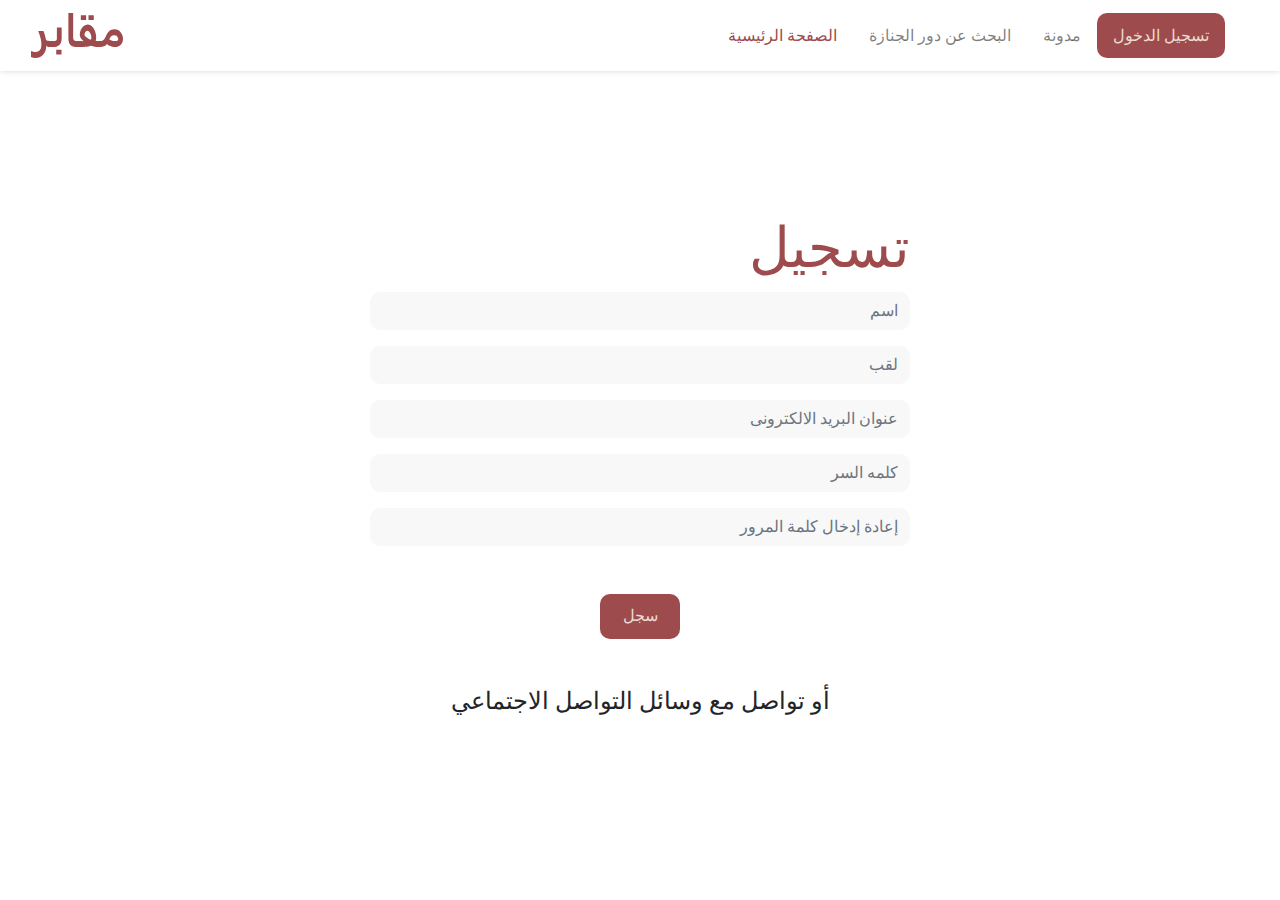
<file: register.html>
<!DOCTYPE html>
<html lang="en">
<head>
    <meta charset="utf-8">
    <meta http-equiv="X-UA-Compatible" content="IE=edge">
    <meta name="viewport" content="width=device-width, initial-scale=1">
    <title>register</title>
    <link rel="stylesheet" href="https://cdnjs.cloudflare.com/ajax/libs/font-awesome/5.15.1/css/all.min.css"
          integrity="sha512-+4zCK9k+qNFUR5X+cKL9EIR+ZOhtIloNl9GIKS57V1MyNsYpYcUrUeQc9vNfzsWfV28IaLL3i96P9sdNyeRssA==" crossorigin="anonymous" />
    <link rel="preconnect" href="https://fonts.gstatic.com">
    <link href="https://fonts.googleapis.com/css2?family=Roboto:wght@100;300;400;500;700;900&display=swap" rel="stylesheet">
    <link rel="stylesheet" href="css/owl-carousel-min.css">
    <link rel="stylesheet" href="css/owl.theme.default.min.css">
    <link rel="stylesheet" href="css/bootstrap/bootstrap.min.css">
    <link rel="stylesheet" href="css/style.css">
    <link rel="stylesheet" href="css/responsive.css">
</head>
<body>
<header class="header-bg">
    <div class="container container-1360">
        <nav class="navbar navbar-expand-lg navbar-light ">
            <a class="navbar-brand mr-2 mr-xl-5 header-logo" href="index.html" >
                <img src="images/logo.svg" alt="">
            </a>
            <button class="navbar-toggler" type="button" data-toggle="collapse" data-target="#navbarSupportedContent" aria-controls="navbarSupportedContent" aria-expanded="false" aria-label="Toggle navigation">
                <span class="navbar-toggler-icon"></span>
            </button>

            <div class="collapse navbar-collapse" id="navbarSupportedContent">
                <div class="d-flex ml-auto">
                    <ul class="navbar-nav mr-auto">
                        <li class="nav-item mx-2 active">
                            <a class="nav-link" href="index.html">الصفحة الرئيسية <span class="sr-only">(current)</span></a>
                        </li>
                        <li class="nav-item mx-2">
                            <a class="nav-link" href="findFuneralHome.html">البحث عن دور الجنازة</a>
                        </li>
                        <li class="nav-item mx-2">
                            <a class="nav-link" href="blog.html">مدونة</a>
                        </li>
                    </ul>
                    <ul class="navbar-nav align-items-lg-center pl-2 pl-lg-0 flex-wrap">
                        <li class="nav-item mr-2 mr-xl-4">
                            <a href="login.html" class="open-login btn-red" type="button">تسجيل الدخول</a>
                        </li>
                    </ul>
                </div>
            </div>
        </nav>
    </div>
</header>
<main class="d-flex justify-content-center align-items-center" style="min-height: calc(100vh - 71px);">
    <div class="container">
        <div class="row">
            <form action="#" class="col-12 offset-md-3 col-md-6 text-right log-reg-form">
                <h3 class="title-h3">تسجيل</h3>
                <div class="form-group">
                    <input type="text" class="form-control" id="name" aria-describedby="name" placeholder="اسم">
                </div>
                <div class="form-group">
                    <input type="text" class="form-control" id="surName" aria-describedby="surName" placeholder="لقب">
                </div>
                <div class="form-group">
                    <input type="email" class="form-control" id="Email" aria-describedby="emailHelp" placeholder="عنوان البريد الالكترونى">
                </div>
                <div class="form-group">
                    <input type="password" class="form-control" id="Password1" placeholder="كلمه السر">
                </div>
                <div class="form-group">
                    <input type="password" class="form-control" id="Password2" placeholder="إعادة إدخال كلمة المرور">
                </div>
                <button type="submit" class="btn-red mx-auto mt-5">سجل</button>
                <div class="text-center mt-5">
                    <h4 class="mx-auto mb-3">أو تواصل مع وسائل التواصل الاجتماعي</h4>
                    <ul class="list-unstyled p-0 d-flex justify-content-center">
                        <li class="mx-3"><a href="#">
                            <i class="fab fa-facebook-square"></i>
                        </a></li>
                        <li class="mx-3"><a href="#">
                            <i class="fab fa-linkedin"></i>
                        </a></li>
                        <li class="mx-3"><a href="#">
                            <i class="fab fa-instagram-square"></i>
                        </a></li>
                        <li class="mx-3"><a href="#">
                            <i class="fab fa-twitter-square"></i>
                        </a></li>
                        <li class="mx-3"><a href="#">
                            <i class="fas fa-envelope"></i>
                        </a></li>
                    </ul>

                </div>
            </form>
        </div>
    </div>
</main>

<script src="https://ajax.googleapis.com/ajax/libs/jquery/1.12.4/jquery.min.js"></script>
<script src="js/jquery.js"></script>
<script src="js/bootstrap/bootstrap.min.js"></script>
<script src="js/owl.carousel.min.js"></script>
<script src="js/script.js"></script>
</body>
</html>
</file>
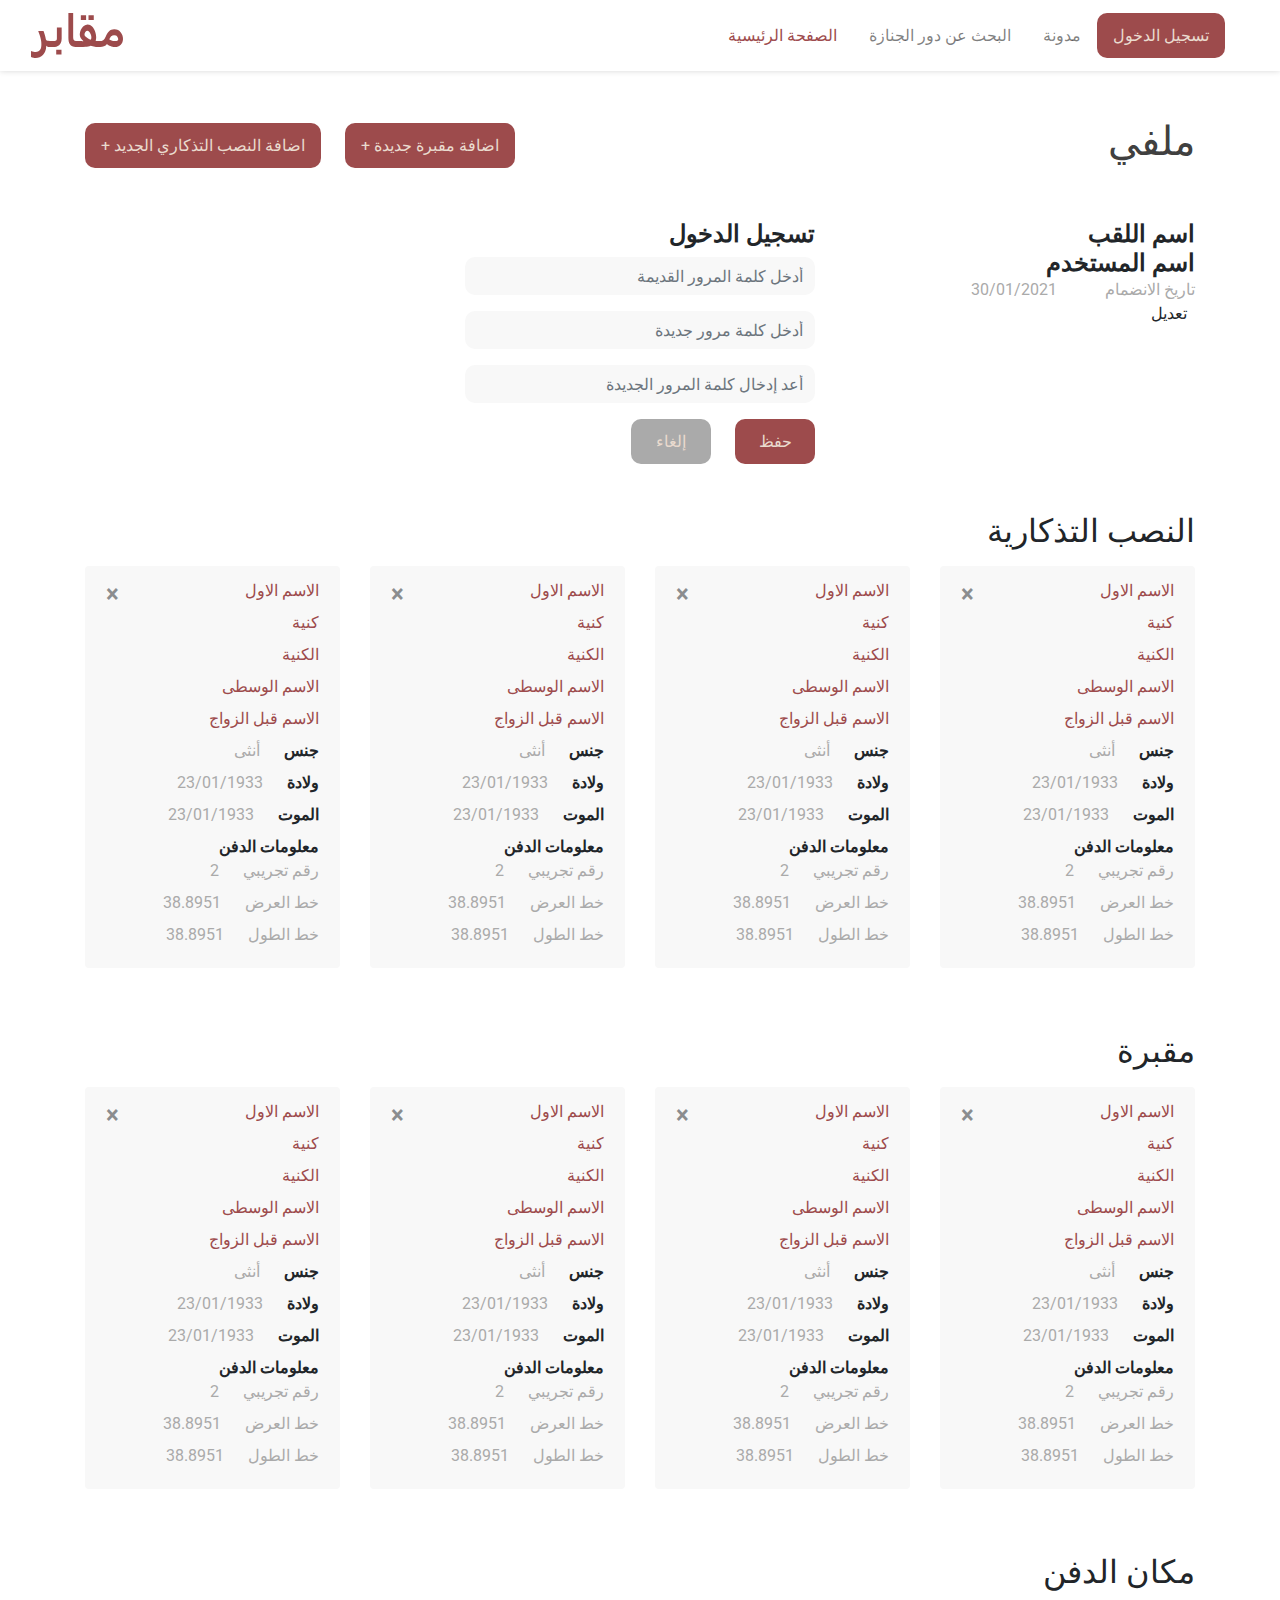
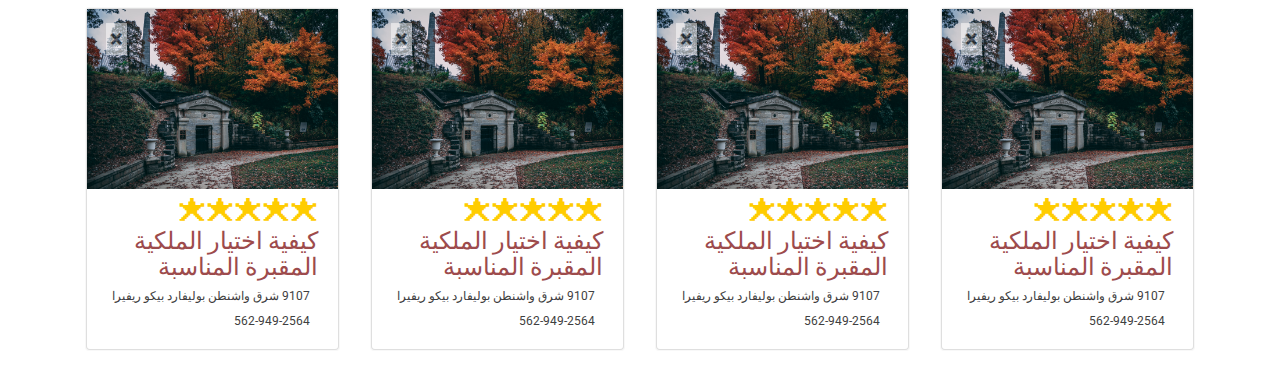
<file: userProfile.html>
<!DOCTYPE html>
<html lang="en">
<head>
    <meta charset="utf-8">
    <meta http-equiv="X-UA-Compatible" content="IE=edge">
    <meta name="viewport" content="width=device-width, initial-scale=1">
    <title>User Profile</title>
    <link rel="stylesheet" href="https://cdnjs.cloudflare.com/ajax/libs/font-awesome/5.15.1/css/all.min.css"
          integrity="sha512-+4zCK9k+qNFUR5X+cKL9EIR+ZOhtIloNl9GIKS57V1MyNsYpYcUrUeQc9vNfzsWfV28IaLL3i96P9sdNyeRssA==" crossorigin="anonymous" />
    <link rel="preconnect" href="https://fonts.gstatic.com">
    <link href="https://fonts.googleapis.com/css2?family=Roboto:wght@100;300;400;500;700;900&display=swap" rel="stylesheet">
    <link rel="stylesheet" href="css/owl-carousel-min.css">
    <link rel="stylesheet" href="css/owl.theme.default.min.css">
    <link rel="stylesheet" href="css/bootstrap/bootstrap.min.css">
    <link rel="stylesheet" href="css/style.css">
    <link rel="stylesheet" href="css/responsive.css">
</head>
<body>
<header class="header-bg">
    <div class="container container-1360">
        <nav class="navbar navbar-expand-lg navbar-light ">
            <a class="navbar-brand mr-2 mr-xl-5 header-logo" href="index.html" >
                <img src="images/logo.svg" alt="">
            </a>
            <button
                    class="navbar-toggler"
                    type="button"
                    data-toggle="collapse"
                    data-target="#navbarSupportedContent"
                    aria-controls="navbarSupportedContent"
                    aria-expanded="false"
                    aria-label="Toggle navigation"
            >
                <span class="navbar-toggler-icon"></span>
            </button>
            <div class="collapse navbar-collapse" id="navbarSupportedContent">
                <div class="d-flex ml-auto">
                    <ul class="navbar-nav mr-auto">
                        <li class="nav-item mx-2 active">
                            <a class="nav-link" href="index.html">الصفحة الرئيسية <span class="sr-only">(current)</span></a>
                        </li>
                        <li class="nav-item mx-2">
                            <a class="nav-link" href="findFuneralHome.html">البحث عن دور الجنازة</a>
                        </li>
                        <li class="nav-item mx-2">
                            <a class="nav-link" href="blog.html">مدونة</a>
                        </li>
                    </ul>
                    <ul class="navbar-nav align-items-lg-center pl-2 pl-lg-0 flex-wrap">
                        <li class="nav-item mr-2 mr-xl-4">
                            <a href="login.html" class="open-login btn-red" type="button">تسجيل الدخول</a>
                        </li>
                    </ul>
                </div>
            </div>
        </nav>
    </div>
</header>
<main class="d-flex justify-content-center align-items-center" style="min-height: calc(100vh - 71px);">
    <div class="container userProfilePage">
        <div class="d-flex justify-content-between align-items-center my-5">
            <div class="d-flex align-items-center">
                <button type="submit" class="btn-red mr-4">+ اضافة النصب التذكاري الجديد</button>
                <button type="submit" class="btn-red">+ اضافة مقبرة جديدة</button>
            </div>
            <h2 class="text-right fs-40-rob ">ملفي</h2>
        </div>
        <div class="row">
            <div class="col-12 offset-md-4 col-md-4">
                <form action="#" class="text-right log-reg-form">
                    <h3 class="fs-24-rob">تسجيل الدخول</h3>
                    <div class="form-group">
                        <input type="password" class="form-control" id="old-Password" placeholder="أدخل كلمة المرور القديمة">
                    </div>
                    <div class="form-group">
                        <input type="password" class="form-control" id="Password" placeholder="أدخل كلمة مرور جديدة">
                    </div>
                    <div class="form-group">
                        <input type="password" class="form-control" id="new-Password" placeholder="أعد إدخال كلمة المرور الجديدة">
                    </div>
                    <div class="d-flex flex-row-reverse">
                        <button type="submit" class="btn-red ">حفظ</button>
                        <button type="submit" class="btn-gray mr-4 ">إلغاء</button>
                    </div>
                </form>
            </div>
            <div class="col-12  col-md-4 text-right log-reg-form">
              <div class="fs-24-rob">اسم اللقب</div>
              <div class="fs-24-rob">اسم المستخدم</div>
                <div class="d-flex justify-content-end">
                    <span class="mr-5 color-gray">30/01/2021</span>
                    <span class="color-gray">تاريخ الانضمام</span>
                </div>
                <div class="d-flex justify-content-end">
                    <span class="mr-2">تعديل</span><i class="fas fa-pen"></i>
                </div>
            </div>
        </div>
        <h2 class="text-right mt-5">النصب التذكارية</h2>
        <div class="row mt-3">
            <div class="col-12 col-md-4 col-lg-3">
                <div class="alert  alert-dismissible position-relative" dir="rtl" >
                    <div class="abs">
                        <div class="d-flex flex-column">
                            <a href="#" class="close" data-dismiss="alert" aria-label="close">&times;</a>
                            <a href="#" class="mt-3"><i class="fas fa-pen"></i></a>
                        </div>
                    </div>
                    <div class="text-right">
                        <div class="color-red mb-2">الاسم الاول</div>
                        <div class="color-red mb-2">كنية</div>
                        <div class="color-red mb-2">الكنية</div>
                        <div class="color-red mb-2">الاسم الوسطى</div>
                        <div class="color-red mb-2">الاسم قبل الزواج</div>
                        <div class="d-flex mb-2">
                            <b>جنس</b>
                            <span class="mr-4 color-gray">أنثى</span>
                        </div>
                        <div class="d-flex mb-2">
                            <b>ولادة</b>
                            <span class="mr-4 color-gray">23/01/1933</span>
                        </div>
                        <div class="d-flex mb-2">
                            <b>الموت</b>
                            <span class="mr-4 color-gray">23/01/1933</span>
                        </div>
                        <div class="fs-16-rob text-right">معلومات الدفن</div>
                        <div class="d-flex mb-2">
                            <span class="color-gray">رقم تجريبي</span>
                            <span class="mr-4 color-gray">2</span>
                        </div>
                        <div class="d-flex mb-2">
                            <span class="color-gray">خط العرض</span>
                            <span class="mr-4 color-gray">38.8951</span>
                        </div>
                        <div class="d-flex mb-2">
                            <span class="color-gray">خط الطول</span>
                            <span class="mr-4 color-gray">38.8951</span>
                        </div>
                    </div>
                </div>
            </div>
            <div class="col-12 col-md-4 col-lg-3">
                <div class="alert  alert-dismissible position-relative" dir="rtl" >
                    <div class="abs">
                        <div class="d-flex flex-column">
                            <a href="#" class="close" data-dismiss="alert" aria-label="close">&times;</a>
                            <a href="#" class="mt-3"><i class="fas fa-pen"></i></a>
                        </div>
                    </div>
                    <div class="text-right">
                        <div class="color-red mb-2">الاسم الاول</div>
                        <div class="color-red mb-2">كنية</div>
                        <div class="color-red mb-2">الكنية</div>
                        <div class="color-red mb-2">الاسم الوسطى</div>
                        <div class="color-red mb-2">الاسم قبل الزواج</div>
                        <div class="d-flex mb-2">
                            <b>جنس</b>
                            <span class="mr-4 color-gray">أنثى</span>
                        </div>
                        <div class="d-flex mb-2">
                            <b>ولادة</b>
                            <span class="mr-4 color-gray">23/01/1933</span>
                        </div>
                        <div class="d-flex mb-2">
                            <b>الموت</b>
                            <span class="mr-4 color-gray">23/01/1933</span>
                        </div>
                        <div class="fs-16-rob text-right">معلومات الدفن</div>
                        <div class="d-flex mb-2">
                            <span class="color-gray">رقم تجريبي</span>
                            <span class="mr-4 color-gray">2</span>
                        </div>
                        <div class="d-flex mb-2">
                            <span class="color-gray">خط العرض</span>
                            <span class="mr-4 color-gray">38.8951</span>
                        </div>
                        <div class="d-flex mb-2">
                            <span class="color-gray">خط الطول</span>
                            <span class="mr-4 color-gray">38.8951</span>
                        </div>
                    </div>
                </div>
            </div>
            <div class="col-12 col-md-4 col-lg-3">
                <div class="alert  alert-dismissible position-relative" dir="rtl" >
                    <div class="abs">
                        <div class="d-flex flex-column">
                            <a href="#" class="close" data-dismiss="alert" aria-label="close">&times;</a>
                            <a href="#" class="mt-3"><i class="fas fa-pen"></i></a>
                        </div>
                    </div>
                    <div class="text-right">
                        <div class="color-red mb-2">الاسم الاول</div>
                        <div class="color-red mb-2">كنية</div>
                        <div class="color-red mb-2">الكنية</div>
                        <div class="color-red mb-2">الاسم الوسطى</div>
                        <div class="color-red mb-2">الاسم قبل الزواج</div>
                        <div class="d-flex mb-2">
                            <b>جنس</b>
                            <span class="mr-4 color-gray">أنثى</span>
                        </div>
                        <div class="d-flex mb-2">
                            <b>ولادة</b>
                            <span class="mr-4 color-gray">23/01/1933</span>
                        </div>
                        <div class="d-flex mb-2">
                            <b>الموت</b>
                            <span class="mr-4 color-gray">23/01/1933</span>
                        </div>
                        <div class="fs-16-rob text-right">معلومات الدفن</div>
                        <div class="d-flex mb-2">
                            <span class="color-gray">رقم تجريبي</span>
                            <span class="mr-4 color-gray">2</span>
                        </div>
                        <div class="d-flex mb-2">
                            <span class="color-gray">خط العرض</span>
                            <span class="mr-4 color-gray">38.8951</span>
                        </div>
                        <div class="d-flex mb-2">
                            <span class="color-gray">خط الطول</span>
                            <span class="mr-4 color-gray">38.8951</span>
                        </div>
                    </div>
                </div>
            </div>
            <div class="col-12 col-md-4 col-lg-3">
                <div class="alert  alert-dismissible position-relative" dir="rtl" >
                    <div class="abs">
                        <div class="d-flex flex-column">
                            <a href="#" class="close" data-dismiss="alert" aria-label="close">&times;</a>
                            <a href="#" class="mt-3"><i class="fas fa-pen"></i></a>
                        </div>
                    </div>
                    <div class="text-right">
                        <div class="color-red mb-2">الاسم الاول</div>
                        <div class="color-red mb-2">كنية</div>
                        <div class="color-red mb-2">الكنية</div>
                        <div class="color-red mb-2">الاسم الوسطى</div>
                        <div class="color-red mb-2">الاسم قبل الزواج</div>
                        <div class="d-flex mb-2">
                            <b>جنس</b>
                            <span class="mr-4 color-gray">أنثى</span>
                        </div>
                        <div class="d-flex mb-2">
                            <b>ولادة</b>
                            <span class="mr-4 color-gray">23/01/1933</span>
                        </div>
                        <div class="d-flex mb-2">
                            <b>الموت</b>
                            <span class="mr-4 color-gray">23/01/1933</span>
                        </div>
                        <div class="fs-16-rob text-right">معلومات الدفن</div>
                        <div class="d-flex mb-2">
                            <span class="color-gray">رقم تجريبي</span>
                            <span class="mr-4 color-gray">2</span>
                        </div>
                        <div class="d-flex mb-2">
                            <span class="color-gray">خط العرض</span>
                            <span class="mr-4 color-gray">38.8951</span>
                        </div>
                        <div class="d-flex mb-2">
                            <span class="color-gray">خط الطول</span>
                            <span class="mr-4 color-gray">38.8951</span>
                        </div>
                    </div>
                </div>
            </div>
        </div>
        <h2 class="text-right mt-5">مقبرة</h2>
        <div class="row mt-3">
            <div class="col-12 col-md-4 col-lg-3">
                <div class="alert  alert-dismissible position-relative" dir="rtl" >
                    <div class="abs">
                        <div class="d-flex flex-column">
                            <a href="#" class="close" data-dismiss="alert" aria-label="close">&times;</a>
                            <a href="#" class="mt-3"><i class="fas fa-pen"></i></a>
                        </div>
                    </div>
                    <div class="text-right">
                        <div class="color-red mb-2">الاسم الاول</div>
                        <div class="color-red mb-2">كنية</div>
                        <div class="color-red mb-2">الكنية</div>
                        <div class="color-red mb-2">الاسم الوسطى</div>
                        <div class="color-red mb-2">الاسم قبل الزواج</div>
                        <div class="d-flex mb-2">
                            <b>جنس</b>
                            <span class="mr-4 color-gray">أنثى</span>
                        </div>
                        <div class="d-flex mb-2">
                            <b>ولادة</b>
                            <span class="mr-4 color-gray">23/01/1933</span>
                        </div>
                        <div class="d-flex mb-2">
                            <b>الموت</b>
                            <span class="mr-4 color-gray">23/01/1933</span>
                        </div>
                        <div class="fs-16-rob text-right">معلومات الدفن</div>
                        <div class="d-flex mb-2">
                            <span class="color-gray">رقم تجريبي</span>
                            <span class="mr-4 color-gray">2</span>
                        </div>
                        <div class="d-flex mb-2">
                            <span class="color-gray">خط العرض</span>
                            <span class="mr-4 color-gray">38.8951</span>
                        </div>
                        <div class="d-flex mb-2">
                            <span class="color-gray">خط الطول</span>
                            <span class="mr-4 color-gray">38.8951</span>
                        </div>
                    </div>
                </div>
            </div>
            <div class="col-12 col-md-4 col-lg-3">
                <div class="alert  alert-dismissible position-relative" dir="rtl" >
                    <div class="abs">
                        <div class="d-flex flex-column">
                            <a href="#" class="close" data-dismiss="alert" aria-label="close">&times;</a>
                            <a href="#" class="mt-3"><i class="fas fa-pen"></i></a>
                        </div>
                    </div>
                    <div class="text-right">
                        <div class="color-red mb-2">الاسم الاول</div>
                        <div class="color-red mb-2">كنية</div>
                        <div class="color-red mb-2">الكنية</div>
                        <div class="color-red mb-2">الاسم الوسطى</div>
                        <div class="color-red mb-2">الاسم قبل الزواج</div>
                        <div class="d-flex mb-2">
                            <b>جنس</b>
                            <span class="mr-4 color-gray">أنثى</span>
                        </div>
                        <div class="d-flex mb-2">
                            <b>ولادة</b>
                            <span class="mr-4 color-gray">23/01/1933</span>
                        </div>
                        <div class="d-flex mb-2">
                            <b>الموت</b>
                            <span class="mr-4 color-gray">23/01/1933</span>
                        </div>
                        <div class="fs-16-rob text-right">معلومات الدفن</div>
                        <div class="d-flex mb-2">
                            <span class="color-gray">رقم تجريبي</span>
                            <span class="mr-4 color-gray">2</span>
                        </div>
                        <div class="d-flex mb-2">
                            <span class="color-gray">خط العرض</span>
                            <span class="mr-4 color-gray">38.8951</span>
                        </div>
                        <div class="d-flex mb-2">
                            <span class="color-gray">خط الطول</span>
                            <span class="mr-4 color-gray">38.8951</span>
                        </div>
                    </div>
                </div>
            </div>
            <div class="col-12 col-md-4 col-lg-3">
                <div class="alert  alert-dismissible position-relative" dir="rtl" >
                    <div class="abs">
                        <div class="d-flex flex-column">
                            <a href="#" class="close" data-dismiss="alert" aria-label="close">&times;</a>
                            <a href="#" class="mt-3"><i class="fas fa-pen"></i></a>
                        </div>
                    </div>
                    <div class="text-right">
                        <div class="color-red mb-2">الاسم الاول</div>
                        <div class="color-red mb-2">كنية</div>
                        <div class="color-red mb-2">الكنية</div>
                        <div class="color-red mb-2">الاسم الوسطى</div>
                        <div class="color-red mb-2">الاسم قبل الزواج</div>
                        <div class="d-flex mb-2">
                            <b>جنس</b>
                            <span class="mr-4 color-gray">أنثى</span>
                        </div>
                        <div class="d-flex mb-2">
                            <b>ولادة</b>
                            <span class="mr-4 color-gray">23/01/1933</span>
                        </div>
                        <div class="d-flex mb-2">
                            <b>الموت</b>
                            <span class="mr-4 color-gray">23/01/1933</span>
                        </div>
                        <div class="fs-16-rob text-right">معلومات الدفن</div>
                        <div class="d-flex mb-2">
                            <span class="color-gray">رقم تجريبي</span>
                            <span class="mr-4 color-gray">2</span>
                        </div>
                        <div class="d-flex mb-2">
                            <span class="color-gray">خط العرض</span>
                            <span class="mr-4 color-gray">38.8951</span>
                        </div>
                        <div class="d-flex mb-2">
                            <span class="color-gray">خط الطول</span>
                            <span class="mr-4 color-gray">38.8951</span>
                        </div>
                    </div>
                </div>
            </div>
            <div class="col-12 col-md-4 col-lg-3">
                <div class="alert  alert-dismissible position-relative" dir="rtl" >
                    <div class="abs">
                        <div class="d-flex flex-column">
                            <a href="#" class="close" data-dismiss="alert" aria-label="close">&times;</a>
                            <a href="#" class="mt-3"><i class="fas fa-pen"></i></a>
                        </div>
                    </div>
                    <div class="text-right">
                        <div class="color-red mb-2">الاسم الاول</div>
                        <div class="color-red mb-2">كنية</div>
                        <div class="color-red mb-2">الكنية</div>
                        <div class="color-red mb-2">الاسم الوسطى</div>
                        <div class="color-red mb-2">الاسم قبل الزواج</div>
                        <div class="d-flex mb-2">
                            <b>جنس</b>
                            <span class="mr-4 color-gray">أنثى</span>
                        </div>
                        <div class="d-flex mb-2">
                            <b>ولادة</b>
                            <span class="mr-4 color-gray">23/01/1933</span>
                        </div>
                        <div class="d-flex mb-2">
                            <b>الموت</b>
                            <span class="mr-4 color-gray">23/01/1933</span>
                        </div>
                        <div class="fs-16-rob text-right">معلومات الدفن</div>
                        <div class="d-flex mb-2">
                            <span class="color-gray">رقم تجريبي</span>
                            <span class="mr-4 color-gray">2</span>
                        </div>
                        <div class="d-flex mb-2">
                            <span class="color-gray">خط العرض</span>
                            <span class="mr-4 color-gray">38.8951</span>
                        </div>
                        <div class="d-flex mb-2">
                            <span class="color-gray">خط الطول</span>
                            <span class="mr-4 color-gray">38.8951</span>
                        </div>
                    </div>
                </div>
            </div>
        </div>
        <h2 class="text-right mt-5">مكان الدفن</h2>
        <div class="row mt-3">
            <div class="col-12 col-md-4 col-lg-3">
                <div class="alert  alert-dismissible position-relative p-0" dir="rtl" >
                    <div class="abs">
                        <div class="d-flex flex-column">
                            <a href="#" class="close bg-white p-1" data-dismiss="alert" aria-label="close">&times;</a>
                            <a href="#" class="mt-3 bg-light px-1"><i class="fas fa-pen"></i></a>
                        </div>
                    </div>
                    <div class="card">
                        <img src="images/pic.png" alt="">
                        <div class="card-body py-0">
                            <ul class="list-unstyled d-flex justify-content-start p-0 mb-0">
                                <li><span class="star"></span></li>
                                <li><span class="star"></span></li>
                                <li><span class="star"></span></li>
                                <li><span class="star"></span></li>
                                <li><span class="star"></span></li>
                            </ul>
                            <div class="img-title text-right p-0">
                                كيفية اختيار الملكية المقبرة المناسبة
                            </div>
                            <ul class="list-unstyled p-0">
                                <li class="location text-right">
                                    <i class="fas fa-map-marker-alt"></i>
                                    <a href="#" class="mr-2">9107 شرق واشنطن بوليفارد بيكو ريفيرا</a>
                                </li>
                                <li class="phone text-right">
                                    <i class="fas fa-phone"></i>
                                    <a href="#" class="mr-2">562-949-2564</a>
                                </li>
                            </ul>
                        </div>
                    </div>
                </div>
            </div>
            <div class="col-12 col-md-4 col-lg-3">
                <div class="alert  alert-dismissible position-relative p-0" dir="rtl" >
                    <div class="abs">
                        <div class="d-flex flex-column">
                            <a href="#" class="close bg-white p-1" data-dismiss="alert" aria-label="close">&times;</a>
                            <a href="#" class="mt-3 bg-light px-1"><i class="fas fa-pen"></i></a>
                        </div>
                    </div>
                    <div class="card">
                        <img src="images/pic.png" alt="">
                        <div class="card-body py-0">
                            <ul class="list-unstyled d-flex justify-content-start p-0 mb-0">
                                <li><span class="star"></span></li>
                                <li><span class="star"></span></li>
                                <li><span class="star"></span></li>
                                <li><span class="star"></span></li>
                                <li><span class="star"></span></li>
                            </ul>
                            <div class="img-title text-right p-0">
                                كيفية اختيار الملكية المقبرة المناسبة
                            </div>
                            <ul class="list-unstyled p-0">
                                <li class="location text-right">
                                    <i class="fas fa-map-marker-alt"></i>
                                    <a href="#" class="mr-2">9107 شرق واشنطن بوليفارد بيكو ريفيرا</a>
                                </li>
                                <li class="phone text-right">
                                    <i class="fas fa-phone"></i>
                                    <a href="#" class="mr-2">562-949-2564</a>
                                </li>
                            </ul>
                        </div>
                    </div>
                </div>
            </div>
            <div class="col-12 col-md-4 col-lg-3">
                <div class="alert  alert-dismissible position-relative p-0" dir="rtl" >
                    <div class="abs">
                        <div class="d-flex flex-column">
                            <a href="#" class="close bg-white p-1" data-dismiss="alert" aria-label="close">&times;</a>
                            <a href="#" class="mt-3 bg-light px-1"><i class="fas fa-pen"></i></a>
                        </div>
                    </div>
                    <div class="card">
                        <img src="images/pic.png" alt="">
                        <div class="card-body py-0">
                            <ul class="list-unstyled d-flex justify-content-start p-0 mb-0">
                                <li><span class="star"></span></li>
                                <li><span class="star"></span></li>
                                <li><span class="star"></span></li>
                                <li><span class="star"></span></li>
                                <li><span class="star"></span></li>
                            </ul>
                            <div class="img-title text-right p-0">
                                كيفية اختيار الملكية المقبرة المناسبة
                            </div>
                            <ul class="list-unstyled p-0">
                                <li class="location text-right">
                                    <i class="fas fa-map-marker-alt"></i>
                                    <a href="#" class="mr-2">9107 شرق واشنطن بوليفارد بيكو ريفيرا</a>
                                </li>
                                <li class="phone text-right">
                                    <i class="fas fa-phone"></i>
                                    <a href="#" class="mr-2">562-949-2564</a>
                                </li>
                            </ul>
                        </div>
                    </div>
                </div>
            </div>
            <div class="col-12 col-md-4 col-lg-3">
                <div class="alert  alert-dismissible position-relative p-0" dir="rtl" >
                    <div class="abs">
                        <div class="d-flex flex-column">
                            <a href="#" class="close bg-white p-1" data-dismiss="alert" aria-label="close">&times;</a>
                            <a href="#" class="mt-3 bg-light px-1"><i class="fas fa-pen"></i></a>
                        </div>
                    </div>
                    <div class="card">
                        <img src="images/pic.png" alt="">
                        <div class="card-body py-0">
                            <ul class="list-unstyled d-flex justify-content-start p-0 mb-0">
                                <li><span class="star"></span></li>
                                <li><span class="star"></span></li>
                                <li><span class="star"></span></li>
                                <li><span class="star"></span></li>
                                <li><span class="star"></span></li>
                            </ul>
                            <div class="img-title text-right p-0">
                                كيفية اختيار الملكية المقبرة المناسبة
                            </div>
                            <ul class="list-unstyled p-0">
                                <li class="location text-right">
                                    <i class="fas fa-map-marker-alt"></i>
                                    <a href="#" class="mr-2">9107 شرق واشنطن بوليفارد بيكو ريفيرا</a>
                                </li>
                                <li class="phone text-right">
                                    <i class="fas fa-phone"></i>
                                    <a href="#" class="mr-2">562-949-2564</a>
                                </li>
                            </ul>
                        </div>
                    </div>
                </div>
            </div>
        </div>
    </div>
</main>

<script src="https://ajax.googleapis.com/ajax/libs/jquery/1.12.4/jquery.min.js"></script>
<script src="js/jquery.js"></script>
<script src="js/bootstrap/bootstrap.min.js"></script>
<script src="js/owl.carousel.min.js"></script>
<script src="js/script.js"></script>
</body>
</html>
</file>
<file: css/owl-carousel-min.css>
/**
 * Owl Carousel v2.3.4
 * Copyright 2013-2018 David Deutsch
 * Licensed under: SEE LICENSE IN https://github.com/OwlCarousel2/OwlCarousel2/blob/master/LICENSE
 */
.owl-carousel,.owl-carousel .owl-item{-webkit-tap-highlight-color:transparent;position:relative}.owl-carousel{display:none;width:100%;z-index:1}.owl-carousel .owl-stage{position:relative;-ms-touch-action:pan-Y;touch-action:manipulation;-moz-backface-visibility:hidden}.owl-carousel .owl-stage:after{content:".";display:block;clear:both;visibility:hidden;line-height:0;height:0}.owl-carousel .owl-stage-outer{position:relative;overflow:hidden;-webkit-transform:translate3d(0,0,0)}.owl-carousel .owl-item,.owl-carousel .owl-wrapper{-webkit-backface-visibility:hidden;-moz-backface-visibility:hidden;-ms-backface-visibility:hidden;-webkit-transform:translate3d(0,0,0);-moz-transform:translate3d(0,0,0);-ms-transform:translate3d(0,0,0)}.owl-carousel .owl-item{min-height:1px;float:left;-webkit-backface-visibility:hidden;-webkit-touch-callout:none}.owl-carousel .owl-item img{display:block;width:100%}.owl-carousel .owl-dots.disabled,.owl-carousel .owl-nav.disabled{display:none}.no-js .owl-carousel,.owl-carousel.owl-loaded{display:block}.owl-carousel .owl-dot,.owl-carousel .owl-nav .owl-next,.owl-carousel .owl-nav .owl-prev{cursor:pointer;-webkit-user-select:none;-khtml-user-select:none;-moz-user-select:none;-ms-user-select:none;user-select:none}.owl-carousel .owl-nav button.owl-next,.owl-carousel .owl-nav button.owl-prev,.owl-carousel button.owl-dot{background:0 0;color:inherit;border:none;font:inherit}.owl-carousel.owl-loading{opacity:0;display:block}.owl-carousel.owl-hidden{opacity:0}.owl-carousel.owl-refresh .owl-item{visibility:hidden}.owl-carousel.owl-drag .owl-item{-ms-touch-action:pan-y;touch-action:pan-y;-webkit-user-select:none;-moz-user-select:none;-ms-user-select:none;user-select:none}.owl-carousel.owl-grab{cursor:move;cursor:grab}.owl-carousel.owl-rtl{direction:rtl}.owl-carousel.owl-rtl .owl-item{float:right}.owl-carousel .animated{animation-duration:1s;animation-fill-mode:both}.owl-carousel .owl-animated-in{z-index:0}.owl-carousel .owl-animated-out{z-index:1}.owl-carousel .fadeOut{animation-name:fadeOut}@keyframes fadeOut{0%{opacity:1}100%{opacity:0}}.owl-height{transition:height .5s ease-in-out}.owl-carousel .owl-item .owl-lazy{opacity:0;transition:opacity .4s ease}.owl-carousel .owl-item .owl-lazy:not([src]),.owl-carousel .owl-item .owl-lazy[src^=""]{max-height:0}.owl-carousel .owl-item img.owl-lazy{transform-style:preserve-3d}.owl-carousel .owl-video-wrapper{position:relative;height:100%;background:#000}.owl-carousel .owl-video-play-icon{position:absolute;height:80px;width:80px;left:50%;top:50%;margin-left:-40px;margin-top:-40px;background:url(owl.video.play.png) no-repeat;cursor:pointer;z-index:1;-webkit-backface-visibility:hidden;transition:transform .1s ease}.owl-carousel .owl-video-play-icon:hover{-ms-transform:scale(1.3,1.3);transform:scale(1.3,1.3)}.owl-carousel .owl-video-playing .owl-video-play-icon,.owl-carousel .owl-video-playing .owl-video-tn{display:none}.owl-carousel .owl-video-tn{opacity:0;height:100%;background-position:center center;background-repeat:no-repeat;background-size:contain;transition:opacity .4s ease}.owl-carousel .owl-video-frame{position:relative;z-index:1;height:100%;width:100%}
</file>
<file: css/style.css>
@font-face {
    font-family: Cookie-Regular;
    src: url("../fonts/Cookie-Regular.ttf");
}
body {
    font-family: 'Roboto', sans-serif;
}
header {
    box-shadow: 0 0 6px #00000029;
}
.nav-item {
    display: flex;
    align-items: center;
}
.navbar-light .navbar-nav .active>.nav-link {
    color: #9D4B4C;
}
.section1 {
    background-image: url("../images/quino-al-FVOkPmiCzAM-unsplash@2x.png");
    background-size: cover;
    padding: 8.13%;
}
.find-funeral-home-page .section1 {
    background-image: url("../images/anthony-delanoix-urUdKCxsTUI-unsplash@2x.png");
    background-size: cover;
    padding: 8.13%;
}
.funeral-home-single-page .section1 {
    background-image: url("../images/slidell_funeral_home@2x.png");
    background-size: cover;
    padding: 16%;
}

.section1 .form-control {
    display: block;
    width: 100%;
    height: calc(1.5em + .75rem + 2px);
    padding: .375rem .75rem;
    font: 300 16px/19px Roboto;
    color: #AAAAAA;
    background-color: #ffffff;
    background-clip: padding-box;
    border: 0;
    border-radius: 0;
    border-right: 0.5px solid;
    transition: border-color .15s ease-in-out,box-shadow .15s ease-in-out;
    text-align: right;
    outline: none;
}
.form-control:focus {
    outline: none;
    box-shadow: none;
}
.section1 .form-group {
    flex: 1;
    margin: 0 0 0 auto;
}
.form-bg {
    background-color: #ffffff;
    border-radius: 10px;
    min-height: 45px;
    padding: 0 10px;
}
.main-title {
    font:  64px/70px "Cookie-Regular", sans-serif;
    color: #FFFFFF;
}
.small-info-text {
    font: 400 16px/19px Roboto;
    letter-spacing: 0;
    color: #F4EDE9;
}
.btn-cream {
    background: #EADBCF 0 0 no-repeat padding-box;
    border-radius: 10px;
    height: 45px;
    padding: 0 10px;
    text-align: center;
    color: #9D4B4C;
    min-width: 80px;
    display: flex;
    justify-content: center;
    align-items: center;
    transition: all 0.3s;
    border: 0;
}
.btn-cream:hover,.btn-cream:hover {
    background: #9D4B4C 0 0 no-repeat padding-box;
    color: #EADBCF;
    outline: none;
}
.btn-red-text {
    font: normal normal bold 20px/17px "Roboto";
    color: #9D4B4C;
    border: 0;
    outline: none;
    text-decoration: underline;
    background-color: transparent;
}
.btn-gray-text {
    font: normal normal bold 14px/24px "Roboto";
    color: #4D4D4D;
    border: 0;
    outline: none;
    background-color: transparent;
    text-transform: uppercase;
}

.btn-gray {
    background-color:  #AAAAAA;
    border-radius: 10px;
    height: 45px;
    padding: 0 16px;
    text-align: center;
    color: #EADBCF;
    min-width: 80px;
    display: flex;
    justify-content: center;
    align-items: center;
    transition: all 0.3s;
    border: 0;
    width: fit-content;
}
.btn-red {
    background: #9D4B4C 0 0 no-repeat padding-box;
    border-radius: 10px;
    height: 45px;
    padding: 0 16px;
    text-align: center;
    color: #EADBCF;
    min-width: 80px;
    display: flex;
    justify-content: center;
    align-items: center;
    transition: all 0.3s;
    border: 0;
    width: fit-content;
}
.btn-red:hover, .btn-red:focus {
    background: #EADBCF 0 0 no-repeat padding-box;
    color: #9D4B4C;
    outline: none;
}
a:hover {
    text-decoration: none;
}
.section2 {
    background-color: #EADBCF;
    padding: 4%;
}
.title-h4 {
    font: 400 24px/27px "Cookie-Regular";
    color: #9D4B4C;
}
.section3, .section4 {
    padding: 4% 0;
}
.title-h3 {
    font: normal normal normal 56px/60px "Cookie-Regular";
    color: #9D4B4C;
}
.section4 .img-title {
    font: normal normal normal 40px/50px "Cookie-Regular";
    color: #9D4B4C;
    padding: 0 16px;
}
.userProfilePage .img-title,
.find-funeral-home-page .section4 .img-title {
    font: normal normal normal 24px/26px "Cookie-Regular";
    color: #9D4B4C;
}
.section4 .card {
   border: 0;
}
.find-funeral-home-page .section4 .card {
    border: 0;
    font: normal normal normal 12px/24px Roboto;
    color: #404040;
    background: #F8F8F8 0 0 no-repeat padding-box;
    margin-bottom: 24px;
}
.userProfilePage  .card-body a ,
.find-funeral-home-page .section4 .card-body a {
    font: normal normal normal 12px/24px Roboto;
    color: #404040;
}
.section4 .card .img-area {
   height: 310px;
}
.find-funeral-home-page .section4 .card .img-area {
    max-height: 190px;
    height: 100%;
    overflow: hidden;
}
.find-funeral-home-page .section4 .card .img-area img,
.section4 .card .img-area img {
   width: 100%;
}
.footer {
    background: #404040 0 0 no-repeat padding-box;
    padding: 5% 0;
}
.log-reg-form .fab:before,
.log-reg-form .fas:before {
    color: #AAAAAA;
    font-size: 30px;
}
.date-input {
    width: 95px;
    height: 45px;
    max-width: fit-content;
    text-align: center;
    margin-right: 40px;
    background: #F8F8F8 0 0 no-repeat padding-box;
    border-radius: 10px;
    border: 0;
    color: #AAAAAA;
}
.date-input.w-200 {
   width: 200px;
}
.date-input:focus {
    outline: none;
}
.log-reg-form .form-control {
    background: #F8F8F8 0 0 no-repeat padding-box;
    border-radius: 10px;
    border: 0;
    text-align: right;
    color: #AAAAAA;
}
.log-reg-form>a {
    color: #AAAAAA;
    text-decoration: none;
}

.star:before {
    content: '\1F7CA';
    font-size: 28px;
    color: #ffcc00;
}
.page-link {
    position: relative;
    display: block;
    padding: .5rem .75rem;
    margin-left: -1px;
    line-height: 1.25;
    color: #404040;
    background-color: #fff;
    border: 0;
}
.page-item.active .page-link {
    z-index: 3;
    color: #fff;
    background-color: #9d4b4c;
    border-color: #9d4b4c;
}
.lists ul {
    list-style: none;
}
.lists ul li {
    direction: rtl;
}
.lists ul li::before {
    content: "\2022";
    color: #9d4b4c;
    font-weight: bold;
    display: inline-block;
    font-size: 25px;
    line-height: 10px;
    margin: 0 0 0 10px;
}
.color-red {
    color: #9d4b4c;
}
.color-gray {
    color: #AAAAAA;
}
.fs-32-cookie {
    font: normal normal normal 32px/24px "Cookie-Regular";
}
.fs-32-rob {
    font: normal normal normal 32px/38px "Roboto";
}
.fs-40-rob {
    font: normal normal normal 40px/45px "Roboto";
    color: #404040;
}
.fs-40-cookie {
    font: normal normal normal 40px/45px "Cookie-Regular";
}
.fs-16-rob {
    font: normal normal bold 16px/24px "Roboto";
}
.fs-24-rob {
    font: normal normal bold 24px/29px "Roboto";
}
.fa-pen:before{
    font-size: 16px!important;
    color: #000!important;
}
.alert-dismissible .close {
    position: relative;
    top: 0;
    right: 0;
    left: 0;
    padding: 0;
    color: inherit;
}
.alert-dismissible {
    padding: .75rem 1.25rem;
    background-color: #F8F8F8;
}
.abs {
    position: absolute;
    top: 15px;
    left: 20px;
    z-index: 2;
}
.blog-content .card-img-overlay {
    position: absolute;
    top: auto;
    right: 0;
    bottom: 0;
    left: 0;
    padding: 1.25rem;
    text-align: right;
}
.blog-content .card-img-overlay .card-title {
    font: normal normal bold 24px/26px "Roboto";
    color: #FFFFFF;
    text-align: right;
}
.blog-content .card-img-overlay .card-text {
    font: normal normal normal 16px/19px "Roboto";
    color: #FFFFFF;
    text-align: right;
}
.post-content .img-area {
    height: 276px;
}
.post-content .img-area img {
    height: 100%;
}
.post-content .card-img{
    width: 90px;
    height: 90px;
    border-radius: 100%;
    overflow: hidden;
    box-shadow: 0 3px 6px #00000029;
}
/*checkbox*/

.container-checkbox {
    display: block;
    position: relative;
    padding-left: 35px;
    margin-bottom: 12px;
    cursor: pointer;
    font-size: 22px;
    -webkit-user-select: none;
    -moz-user-select: none;
    -ms-user-select: none;
    user-select: none;
}
.container-checkbox input {
    position: absolute;
    opacity: 0;
    cursor: pointer;
}
.container-checkbox .checkmark {
    position: absolute;
    top: 0;
    right: 0;
    height: 25px;
    width: 25px;
    background-color: #eee;
    border: 2px solid;
}
.container-checkbox:hover input ~ .checkmark {
    background-color: #ccc;
}
.container-checkbox input:checked ~ .checkmark {
    background-color: #9d4b4c;
    border: 0;
}
.container-checkbox .checkmark:after {
    content: "";
    position: absolute;
    display: none;
}
.container-checkbox input:checked ~ .checkmark:after {
    display: block;
}
.container-checkbox .checkmark:after {
    left: 9px;
    top: 6px;
    width: 6px;
    height: 12px;
    border: solid white;
    border-width: 0 2px 2px 0;
    -webkit-transform: rotate(45deg);
    -ms-transform: rotate(45deg);
    transform: rotate(45deg);
}

/*end checkbox*/

.add-new-fun-home-page .img-area {
    width: 200px;
    height: 140px;
}



/*start image upload*/

.avatar-upload {
    position: relative;
    max-width: 205px;
}
.avatar-upload .avatar-edit {
    width: 200px;
    height: 140px;
}
.avatar-upload .avatar-edit input {
    display: none;
}
.avatar-upload .avatar-edit input + label {
    display: inline-block;
    width: 200px;
    height: 140px;
    margin-bottom: 0;
    border: 1px solid #ccc;
    cursor: pointer;
    font-weight: normal;
    transition: all .2s ease-in-out;
    background-color: #eee;
}
.avatar-upload .avatar-edit input + label :hover {
    background: #f1f1f1;
    border-color: #d6d6d6;
}
.avatar-preview {
    width: 200px;
    height: 140px;
    position: relative;
}
.avatar-preview > div {
    width: 200px;
    height: 140px;
    background-size: cover;
    background-repeat: no-repeat;
    background-position: center;
}

/*end image upload*/
</file>
<file: css/responsive.css>
@media screen and (min-width: 1200px){
    .container-fluid {
        max-width: 1920px;
    }
    .container-1360 {
        max-width: 1390px;
    }
}
@media screen and (max-width: 1199px) {

}
@media screen and (max-width: 991px) {

}
@media screen and (max-width: 632px){
    .section1 .form-control {
        border-right: 0;
    }
    .form-bg{
        flex-direction: column;
    }

}
</file>
